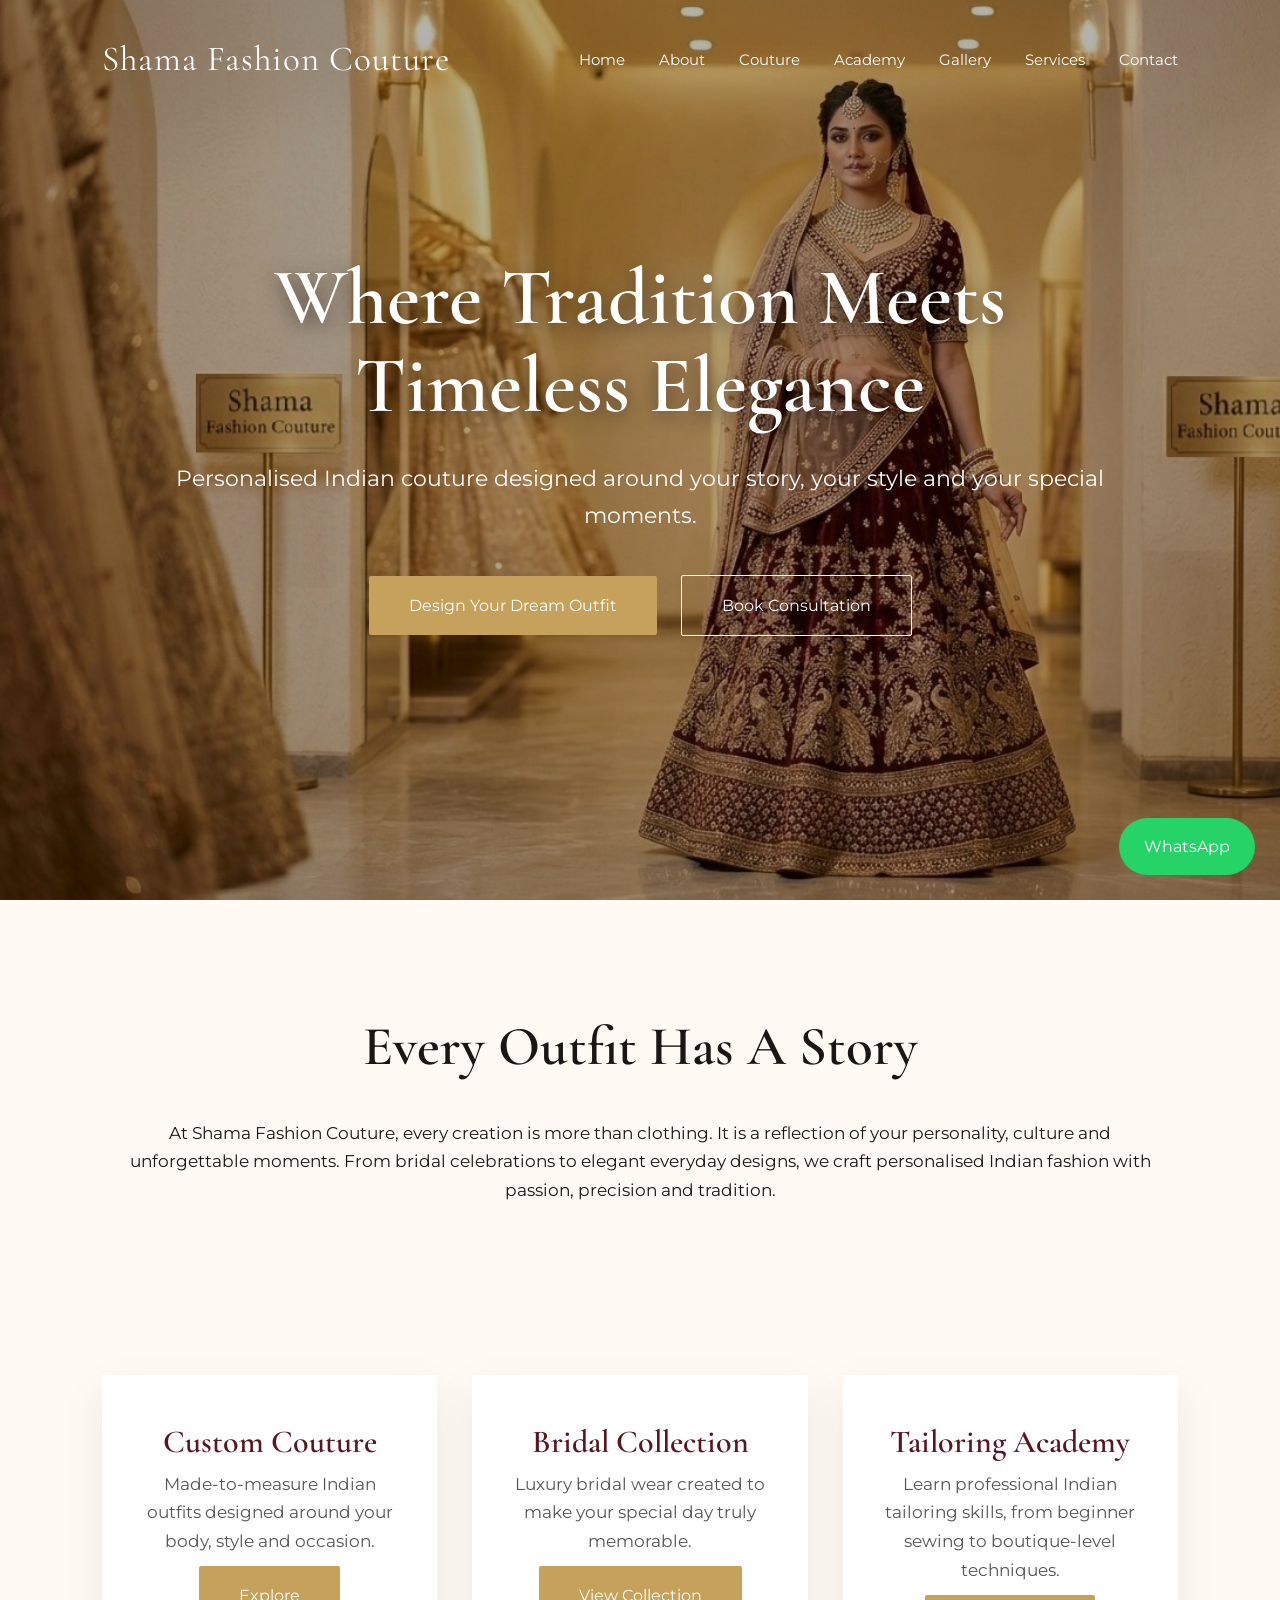
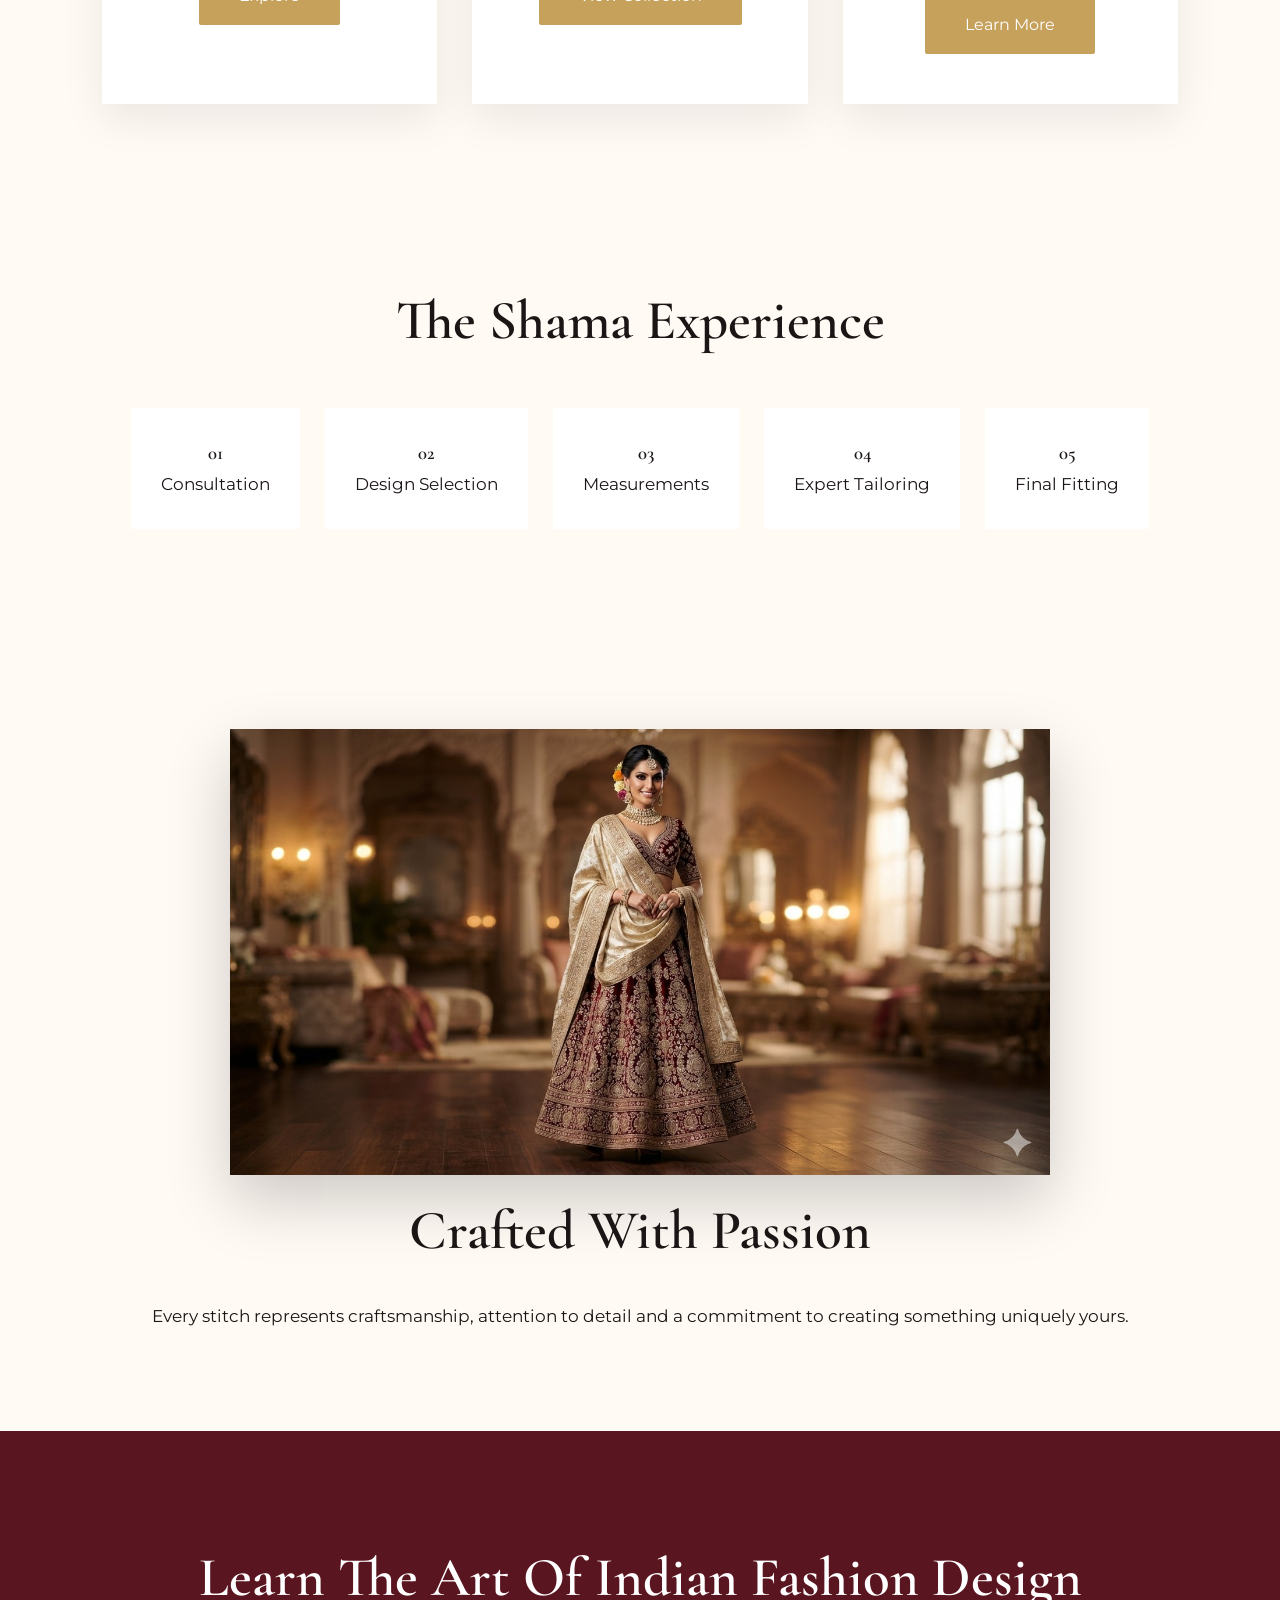
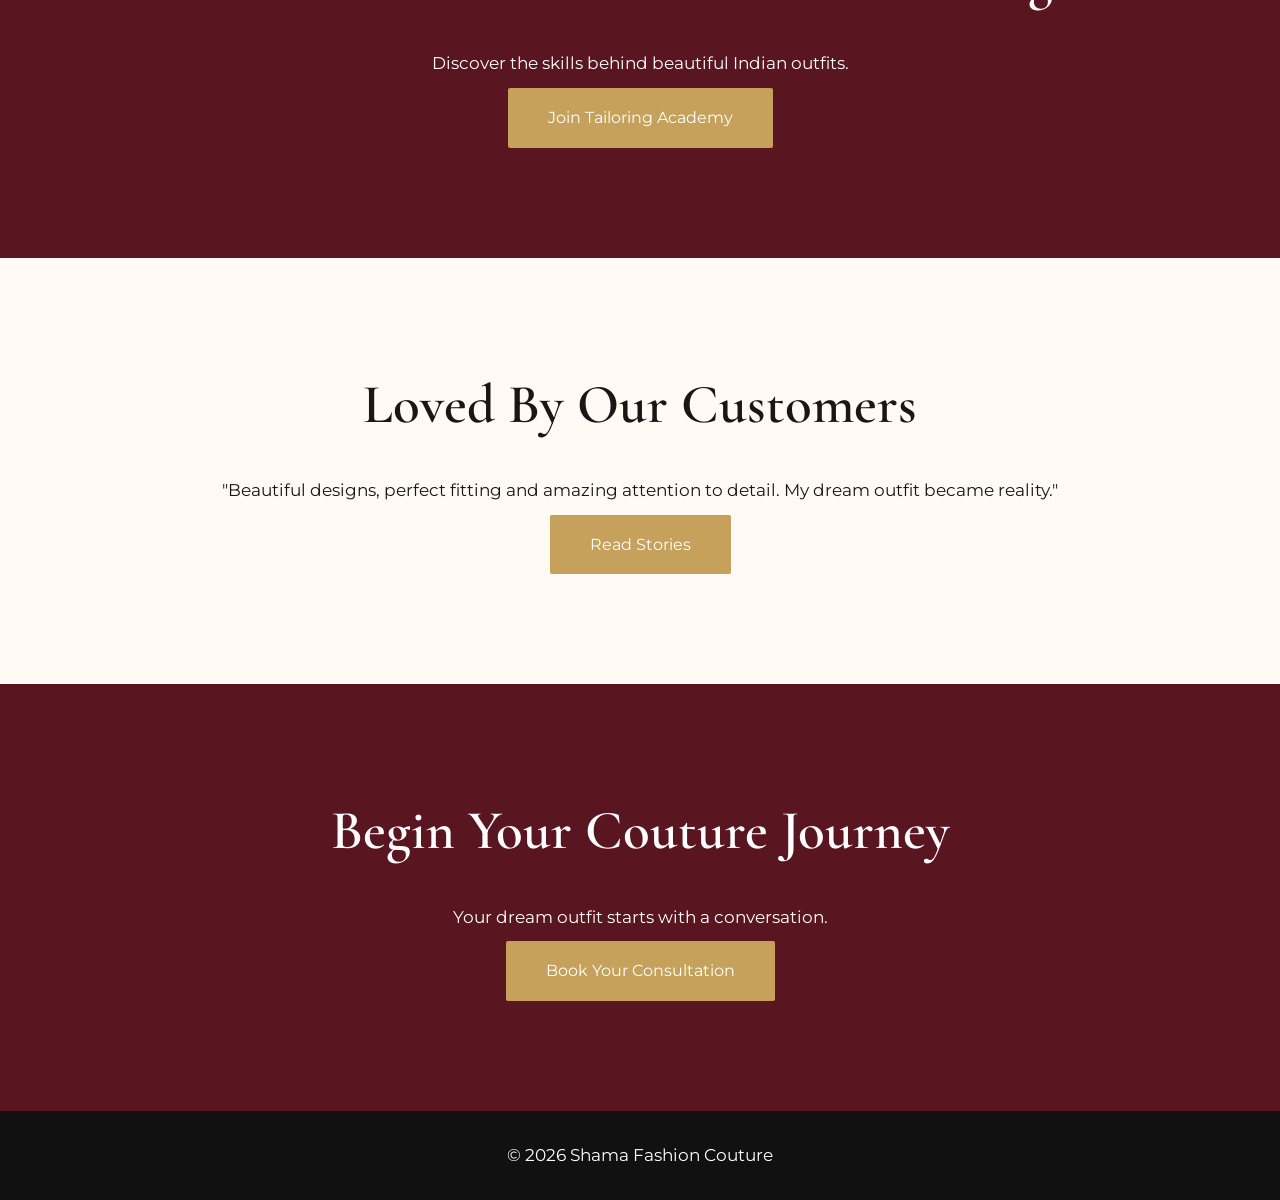
<file: index.html>
<!DOCTYPE html>
<html lang="en">

<head>

<meta charset="UTF-8">
<meta name="viewport" content="width=device-width, initial-scale=1.0">

<title>Shama Fashion Couture | Luxury Indian Couture</title>

<meta name="description" content="Shama Fashion Couture creates personalised Indian couture, bridal outfits and professional tailoring education.">

<link rel="stylesheet" href="css/style.css">

</head>


<body>


<header>

<div class="logo">
Shama Fashion Couture
</div>


<div class="menu-toggle">
☰
</div>


<nav>

<a href="index.html">Home</a>
<a href="about.html">About</a>
<a href="couture.html">Couture</a>
<a href="academy.html">Academy</a>
<a href="gallery.html">Gallery</a>
<a href="services.html">Services</a>
<a href="contact.html">Contact</a>

</nav>

</header>





<!-- HERO SECTION -->

<section class="hero"
style="background-image:url('images/hero.jpg')">


<div class="hero-content">


<h1>
Where Tradition Meets Timeless Elegance
</h1>


<p>
Personalised Indian couture designed around your story,
your style and your special moments.
</p>



<a href="couture.html" class="btn">
Design Your Dream Outfit
</a>


<a href="contact.html" class="btn secondary">
Book Consultation
</a>



</div>


</section>





<!-- BRAND STORY -->


<section class="intro">


<h2>
Every Outfit Has A Story
</h2>


<p>

At Shama Fashion Couture, every creation is more than clothing.
It is a reflection of your personality, culture and unforgettable moments.

From bridal celebrations to elegant everyday designs,
we craft personalised Indian fashion with passion,
precision and tradition.

</p>


</section>






<!-- SERVICES -->


<section class="services">


<div class="card">


<h3>
Custom Couture
</h3>


<p>

Made-to-measure Indian outfits designed around your body,
style and occasion.

</p>


<a href="couture.html" class="btn">
Explore
</a>


</div>





<div class="card">


<h3>
Bridal Collection
</h3>


<p>

Luxury bridal wear created to make your special day truly memorable.

</p>


<a href="gallery.html" class="btn">
View Collection
</a>


</div>






<div class="card">


<h3>
Tailoring Academy
</h3>


<p>

Learn professional Indian tailoring skills,
from beginner sewing to boutique-level techniques.

</p>


<a href="academy.html" class="btn">
Learn More
</a>


</div>


</section>







<!-- EXPERIENCE -->


<section class="process">


<h2>
The Shama Experience
</h2>



<div class="steps">


<div>

<h3>
01
</h3>

<p>
Consultation
</p>

</div>



<div>

<h3>
02
</h3>

<p>
Design Selection
</p>

</div>



<div>

<h3>
03
</h3>

<p>
Measurements
</p>

</div>



<div>

<h3>
04
</h3>

<p>
Expert Tailoring
</p>

</div>



<div>

<h3>
05
</h3>

<p>
Final Fitting
</p>

</div>



</div>


</section>






<!-- FEATURE IMAGE -->


<section class="intro">


<img src="images/couture.jpg"
style="width:80%;max-width:900px;">


<h2>
Crafted With Passion
</h2>


<p>

Every stitch represents craftsmanship,
attention to detail and a commitment to creating
something uniquely yours.

</p>


</section>







<!-- ACADEMY PROMOTION -->


<section class="cta">


<h2>
Learn The Art Of Indian Fashion Design
</h2>


<p>

Discover the skills behind beautiful Indian outfits.

</p>


<a href="academy.html" class="btn">
Join Tailoring Academy
</a>


</section>







<!-- TESTIMONIAL PREVIEW -->


<section class="intro">


<h2>
Loved By Our Customers
</h2>


<p>

"Beautiful designs, perfect fitting and amazing attention
to detail. My dream outfit became reality."

</p>


<a href="testimonials.html" class="btn">
Read Stories
</a>


</section>








<!-- CONTACT CTA -->


<section class="cta">


<h2>
Begin Your Couture Journey
</h2>


<p>

Your dream outfit starts with a conversation.

</p>



<a href="contact.html" class="btn">
Book Your Consultation
</a>


</section>







<footer>


<p>
© 2026 Shama Fashion Couture
</p>


</footer>





<a class="whatsapp"
href="https://wa.me/+919441347692"
target="_blank">

WhatsApp

</a>





<script src="js/script.js"></script>


</body>

</html>
</file>
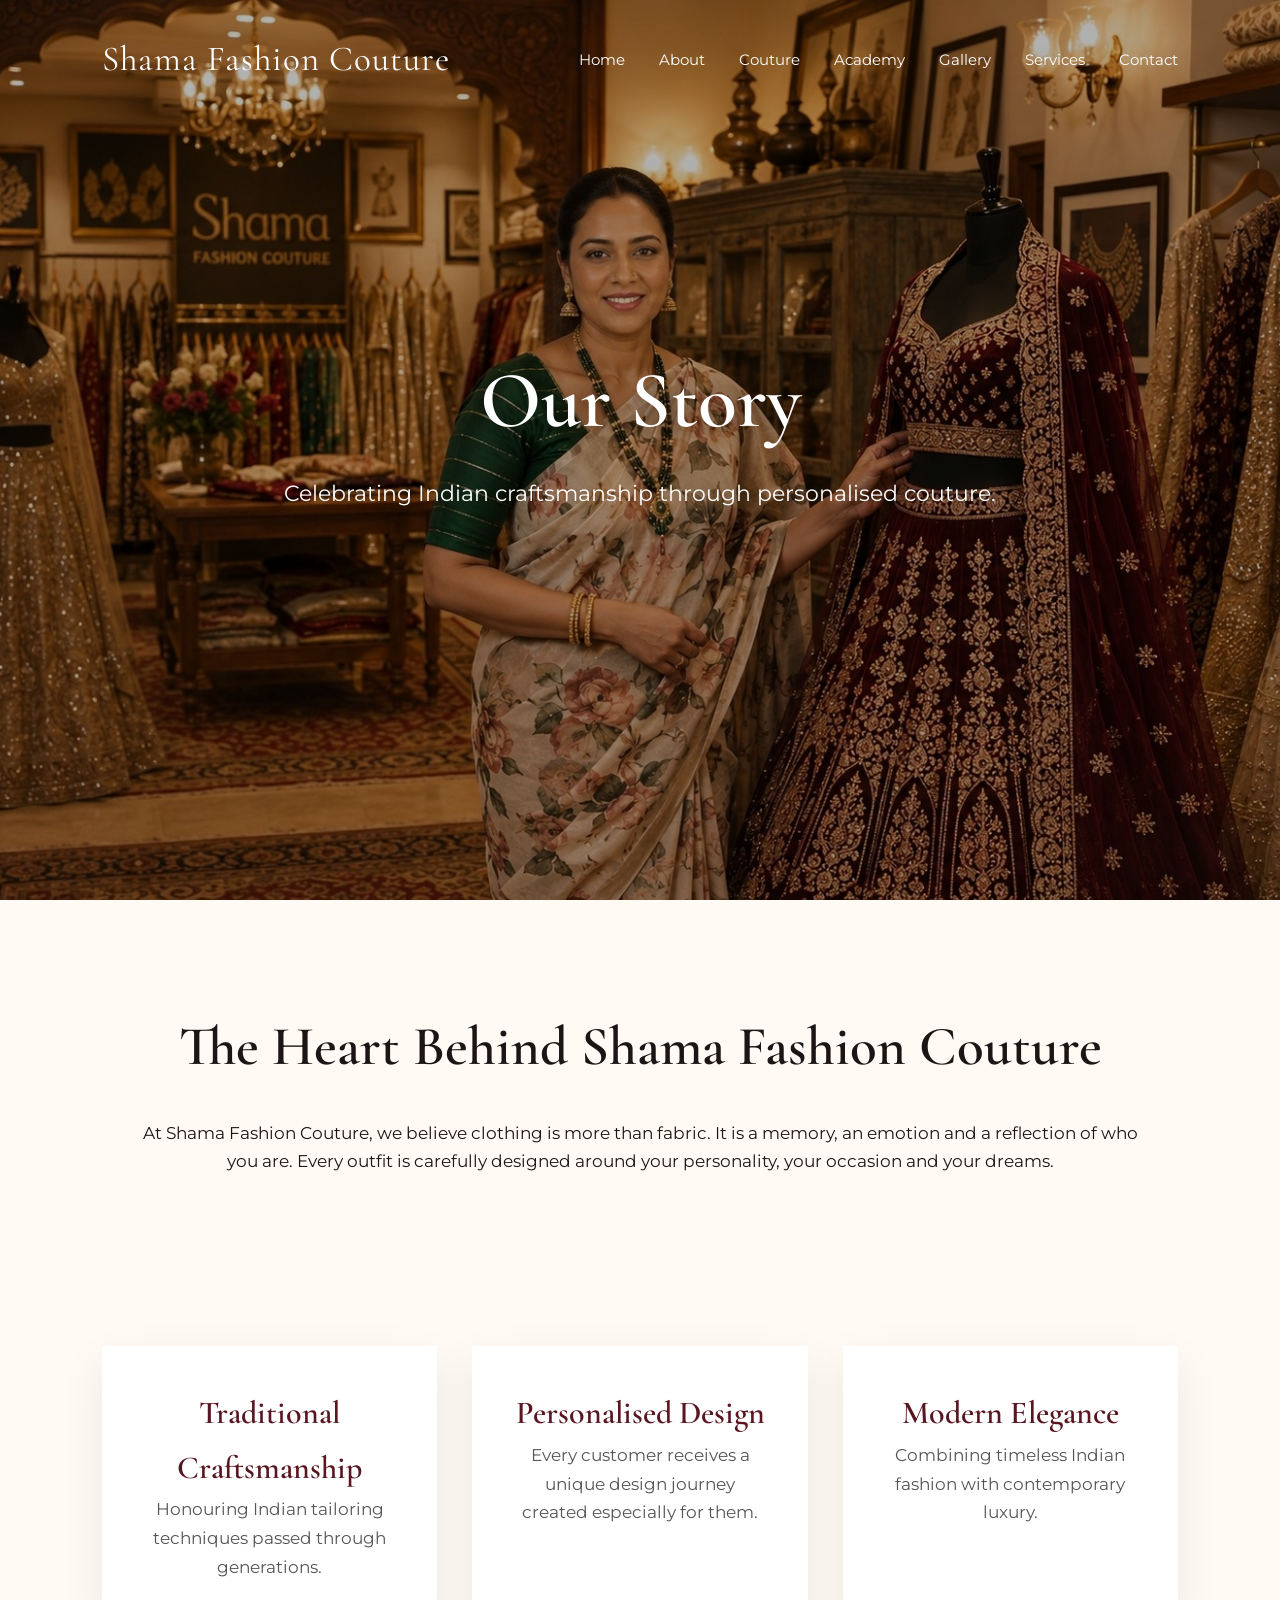
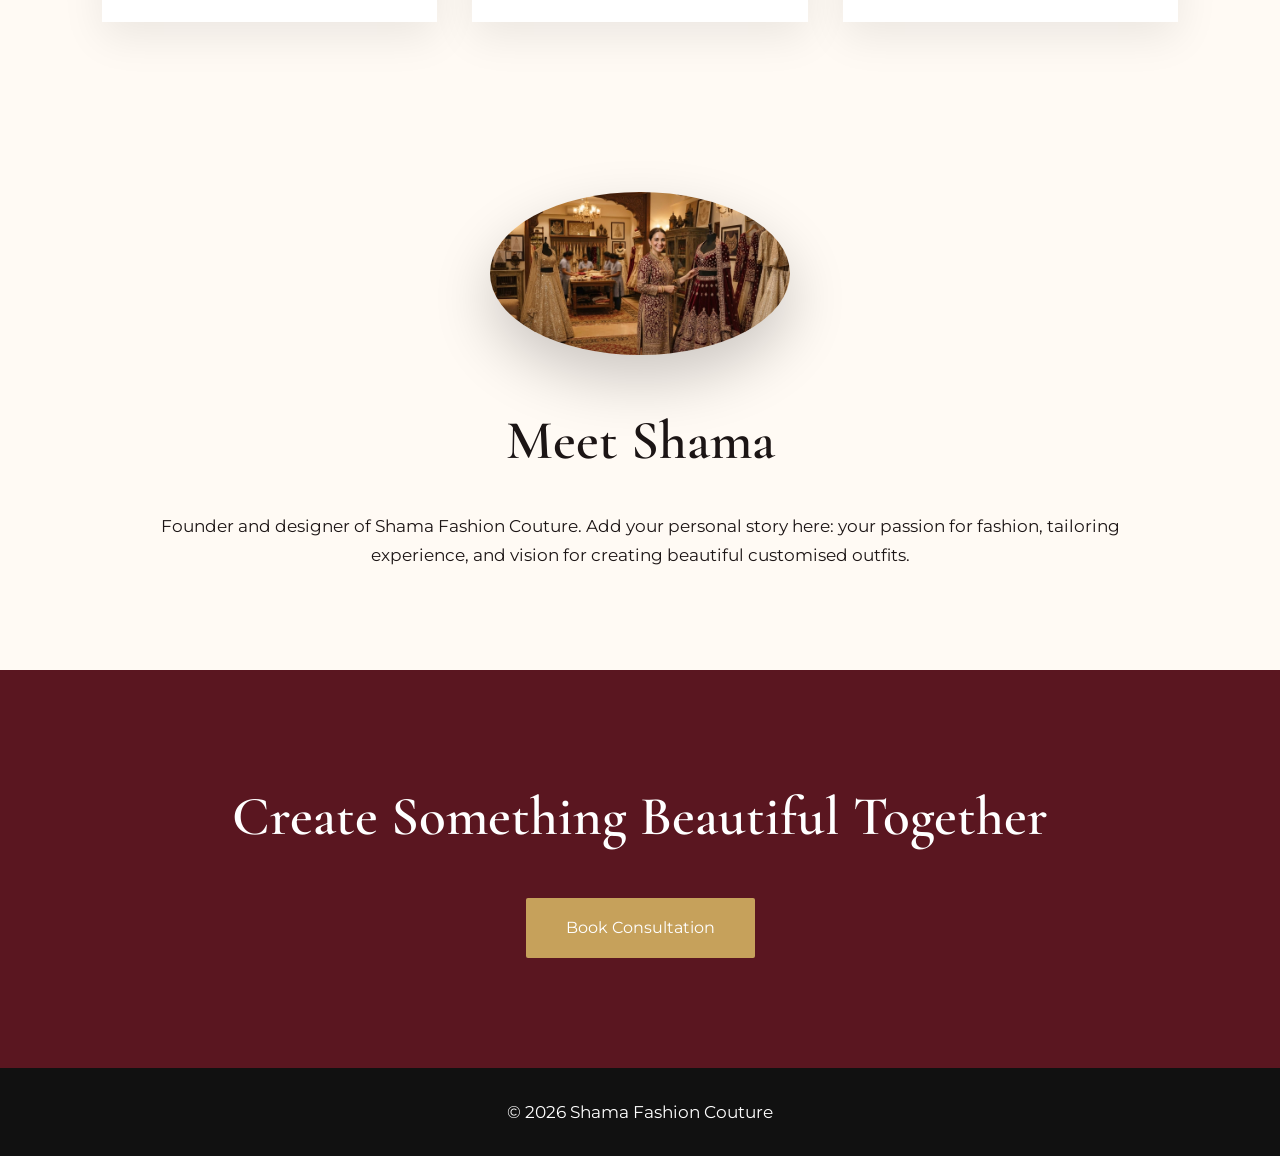
<file: about.html>
<!DOCTYPE html>
<html lang="en">

<head>

<meta charset="UTF-8">
<meta name="viewport" content="width=device-width, initial-scale=1.0">

<title>About | Shama Fashion Couture</title>

<link rel="stylesheet" href="css/style.css">

</head>


<body>


<header>

<div class="logo">
Shama Fashion Couture
</div>

<div class="menu-toggle">
☰
</div>

<nav>
<a href="index.html">Home</a>
<a href="about.html">About</a>
<a href="couture.html">Couture</a>
<a href="academy.html">Academy</a>
<a href="gallery.html">Gallery</a>
<a href="services.html">Services</a>
<a href="contact.html">Contact</a>
</nav>

</header>




<section class="hero"
style="background-image:url('images/about.jpg')">


<div class="hero-content">

<h1>
Our Story
</h1>

<p>
Celebrating Indian craftsmanship through personalised couture.
</p>

</div>

</section>





<section class="intro">

<h2>
The Heart Behind Shama Fashion Couture
</h2>


<p>

At Shama Fashion Couture, we believe clothing is more than fabric.
It is a memory, an emotion and a reflection of who you are.

Every outfit is carefully designed around your personality,
your occasion and your dreams.

</p>

</section>







<section class="services">


<div class="card">

<h3>
Traditional Craftsmanship
</h3>

<p>
Honouring Indian tailoring techniques passed through generations.
</p>

</div>



<div class="card">

<h3>
Personalised Design
</h3>

<p>
Every customer receives a unique design journey created especially for them.
</p>

</div>



<div class="card">

<h3>
Modern Elegance
</h3>

<p>
Combining timeless Indian fashion with contemporary luxury.
</p>

</div>


</section>






<section class="intro">


<img src="images/founder.jpg"
style="width:300px;border-radius:50%;margin-bottom:30px;">


<h2>
Meet Shama
</h2>


<p>

Founder and designer of Shama Fashion Couture.

Add your personal story here:
your passion for fashion, tailoring experience,
and vision for creating beautiful customised outfits.

</p>


</section>





<section class="cta">

<h2>
Create Something Beautiful Together
</h2>


<a href="contact.html" class="btn">
Book Consultation
</a>


</section>






<footer>

<p>
© 2026 Shama Fashion Couture
</p>

</footer>



<script src="js/script.js"></script>

</body>

</html>
</file>
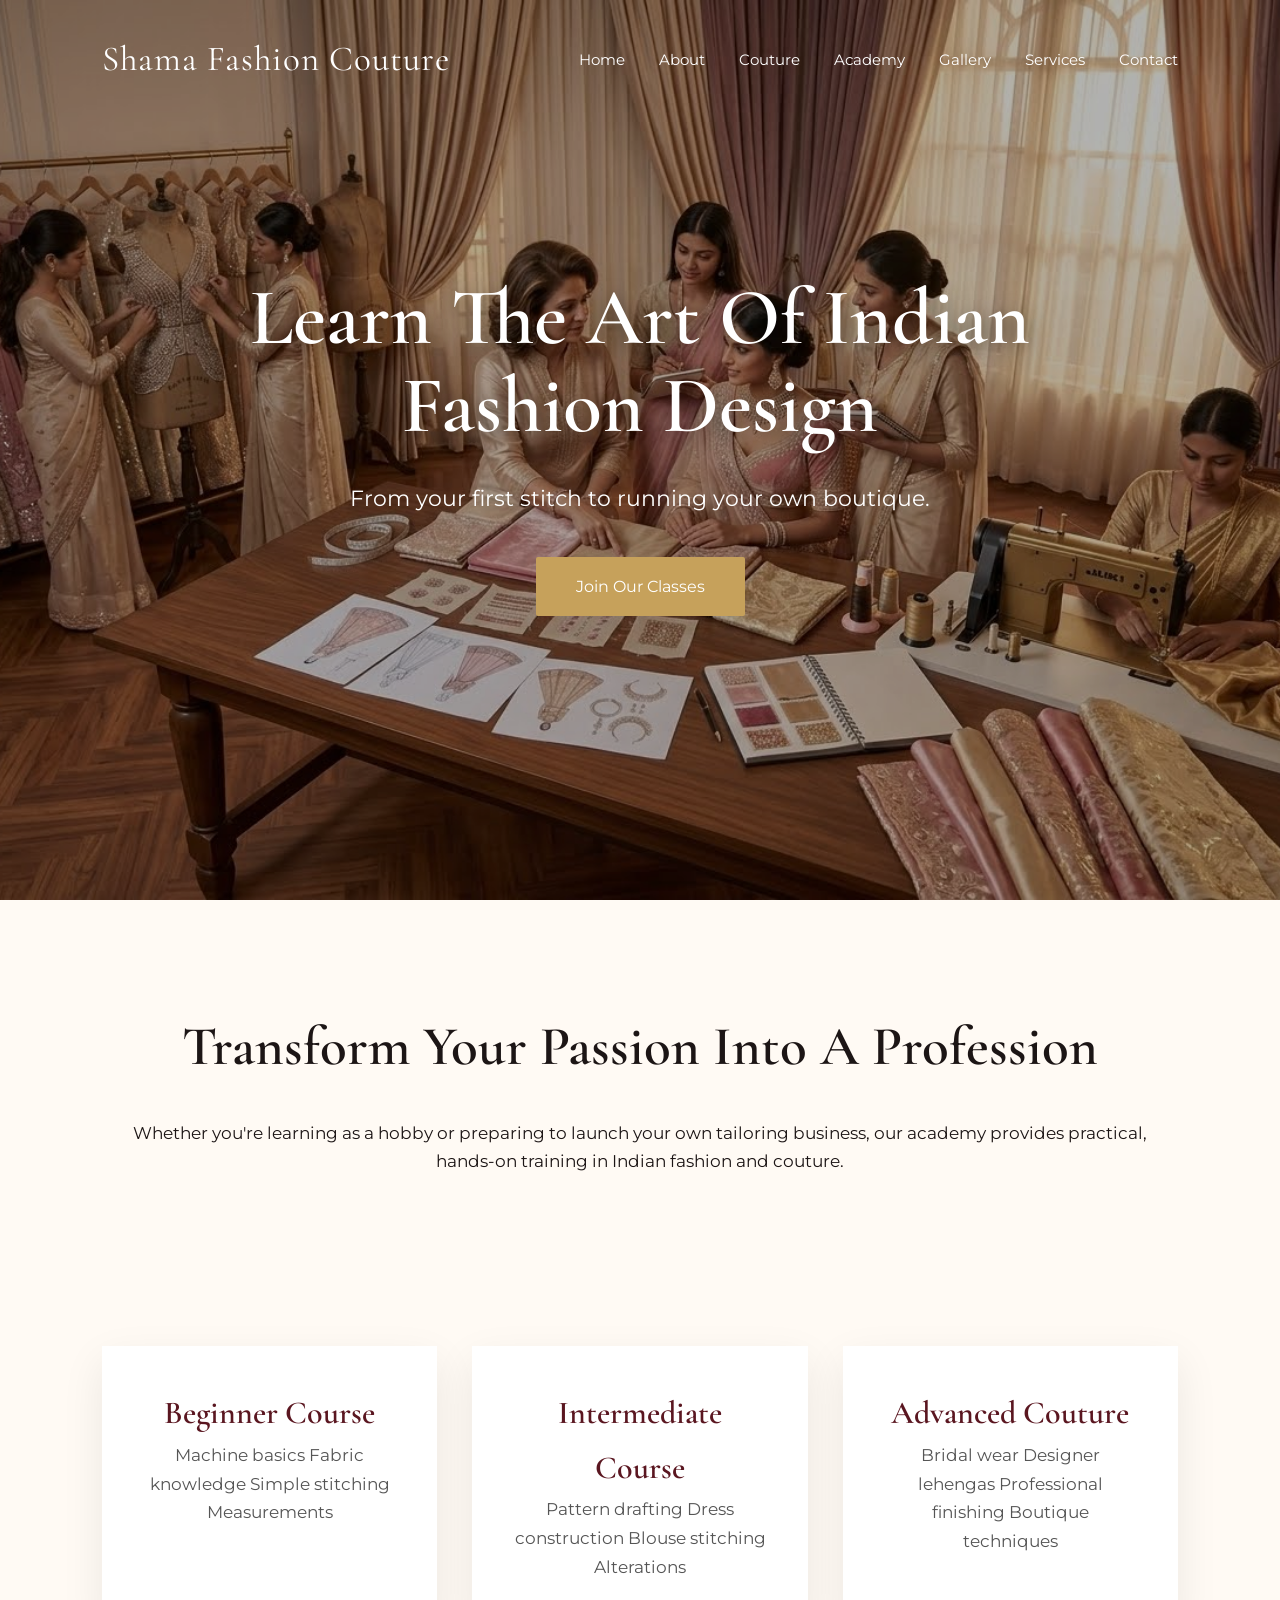
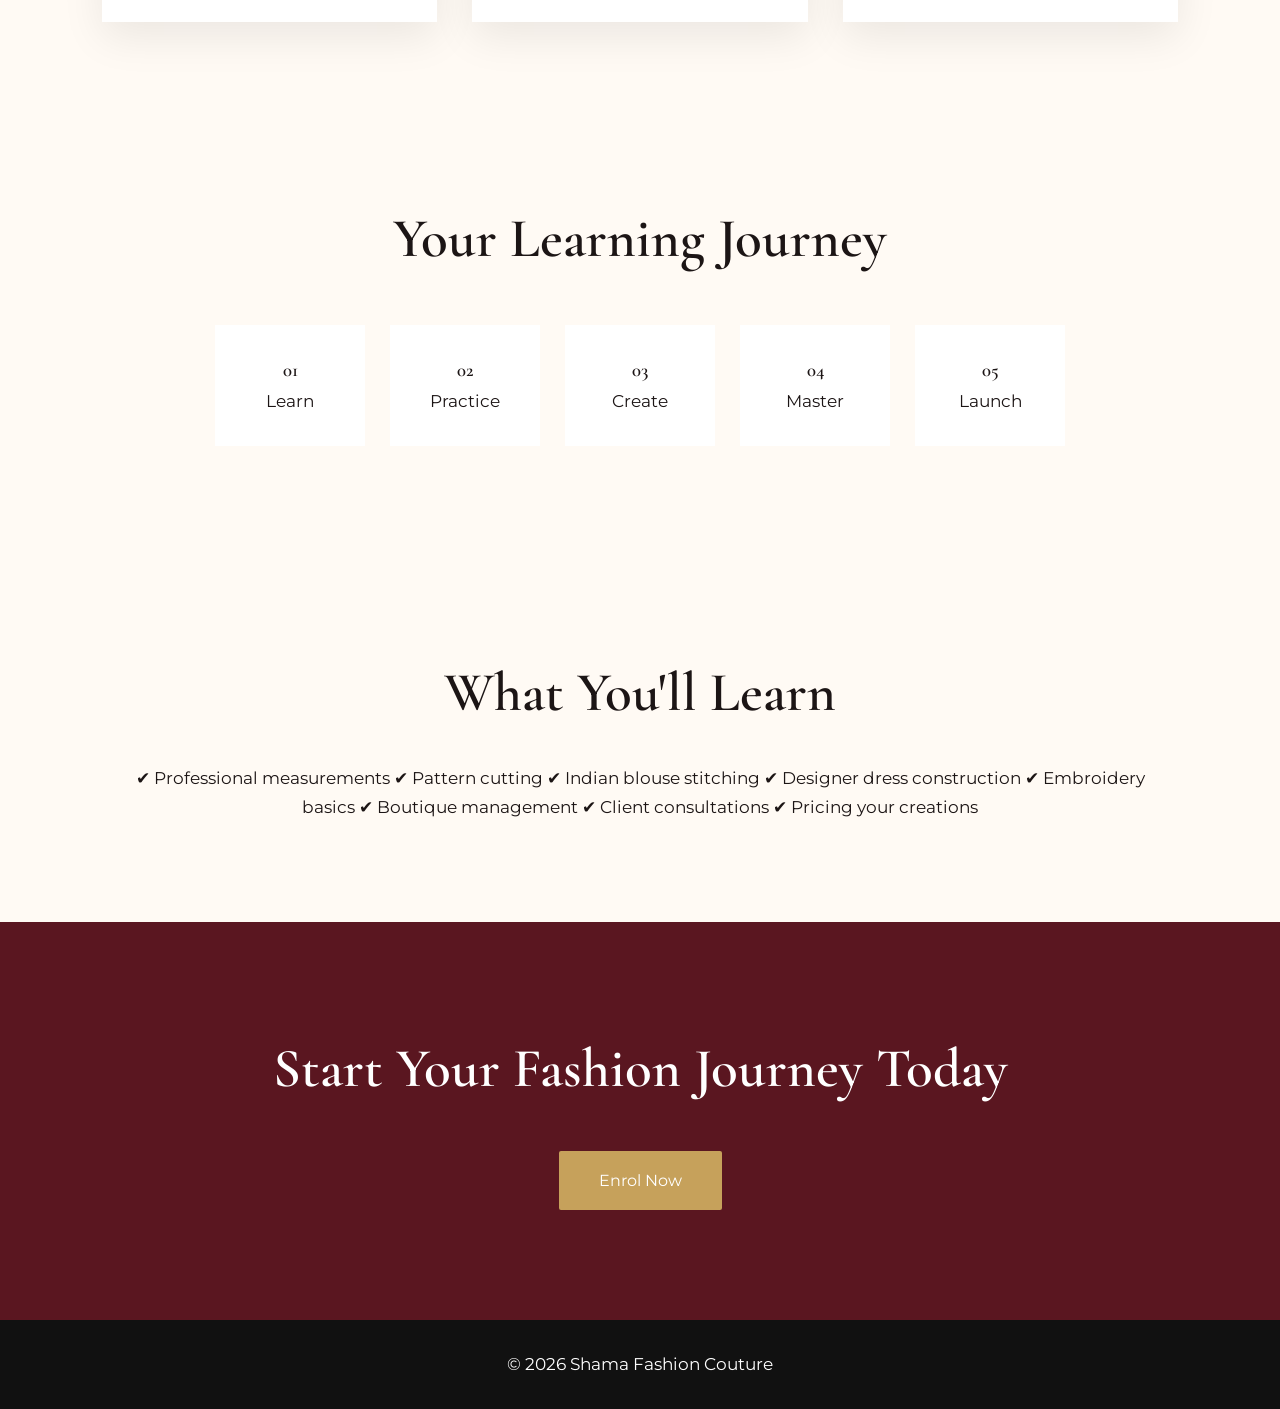
<file: academy.html>
<!DOCTYPE html>
<html lang="en">

<head>

<meta charset="UTF-8">
<meta name="viewport" content="width=device-width, initial-scale=1.0">

<title>Tailoring Academy | Shama Fashion Couture</title>

<link rel="stylesheet" href="css/style.css">

</head>

<body>

<header>

<div class="logo">
Shama Fashion Couture
</div>

<div class="menu-toggle">
☰
</div>

<nav>

<a href="index.html">Home</a>
<a href="about.html">About</a>
<a href="couture.html">Couture</a>
<a href="academy.html">Academy</a>
<a href="gallery.html">Gallery</a>
<a href="services.html">Services</a>
<a href="contact.html">Contact</a>

</nav>

</header>

<section class="hero" style="background-image:url('images/academy.jpg')">

<div class="hero-content">

<h1>
Learn The Art Of Indian Fashion Design
</h1>

<p>

From your first stitch to running your own boutique.

</p>

<a href="contact.html" class="btn">
Join Our Classes
</a>

</div>

</section>

<section class="intro">

<h2>
Transform Your Passion Into A Profession
</h2>

<p>

Whether you're learning as a hobby or preparing to launch
your own tailoring business, our academy provides practical,
hands-on training in Indian fashion and couture.

</p>

</section>

<section class="services">

<div class="card">

<h3>
Beginner Course
</h3>

<p>

Machine basics

Fabric knowledge

Simple stitching

Measurements

</p>

</div>

<div class="card">

<h3>
Intermediate Course
</h3>

<p>

Pattern drafting

Dress construction

Blouse stitching

Alterations

</p>

</div>

<div class="card">

<h3>
Advanced Couture
</h3>

<p>

Bridal wear

Designer lehengas

Professional finishing

Boutique techniques

</p>

</div>

</section>

<section class="process">

<h2>
Your Learning Journey
</h2>

<div class="steps">

<div>

<h3>01</h3>

<p>Learn</p>

</div>

<div>

<h3>02</h3>

<p>Practice</p>

</div>

<div>

<h3>03</h3>

<p>Create</p>

</div>

<div>

<h3>04</h3>

<p>Master</p>

</div>

<div>

<h3>05</h3>

<p>Launch</p>

</div>

</div>

</section>

<section class="intro">

<h2>
What You'll Learn
</h2>

<p>

✔ Professional measurements

✔ Pattern cutting

✔ Indian blouse stitching

✔ Designer dress construction

✔ Embroidery basics

✔ Boutique management

✔ Client consultations

✔ Pricing your creations

</p>

</section>

<section class="cta">

<h2>
Start Your Fashion Journey Today
</h2>

<a href="contact.html" class="btn">
Enrol Now
</a>

</section>

<footer>

<p>
© 2026 Shama Fashion Couture
</p>

</footer>

<script src="js/script.js"></script>

</body>

</html>
</file>
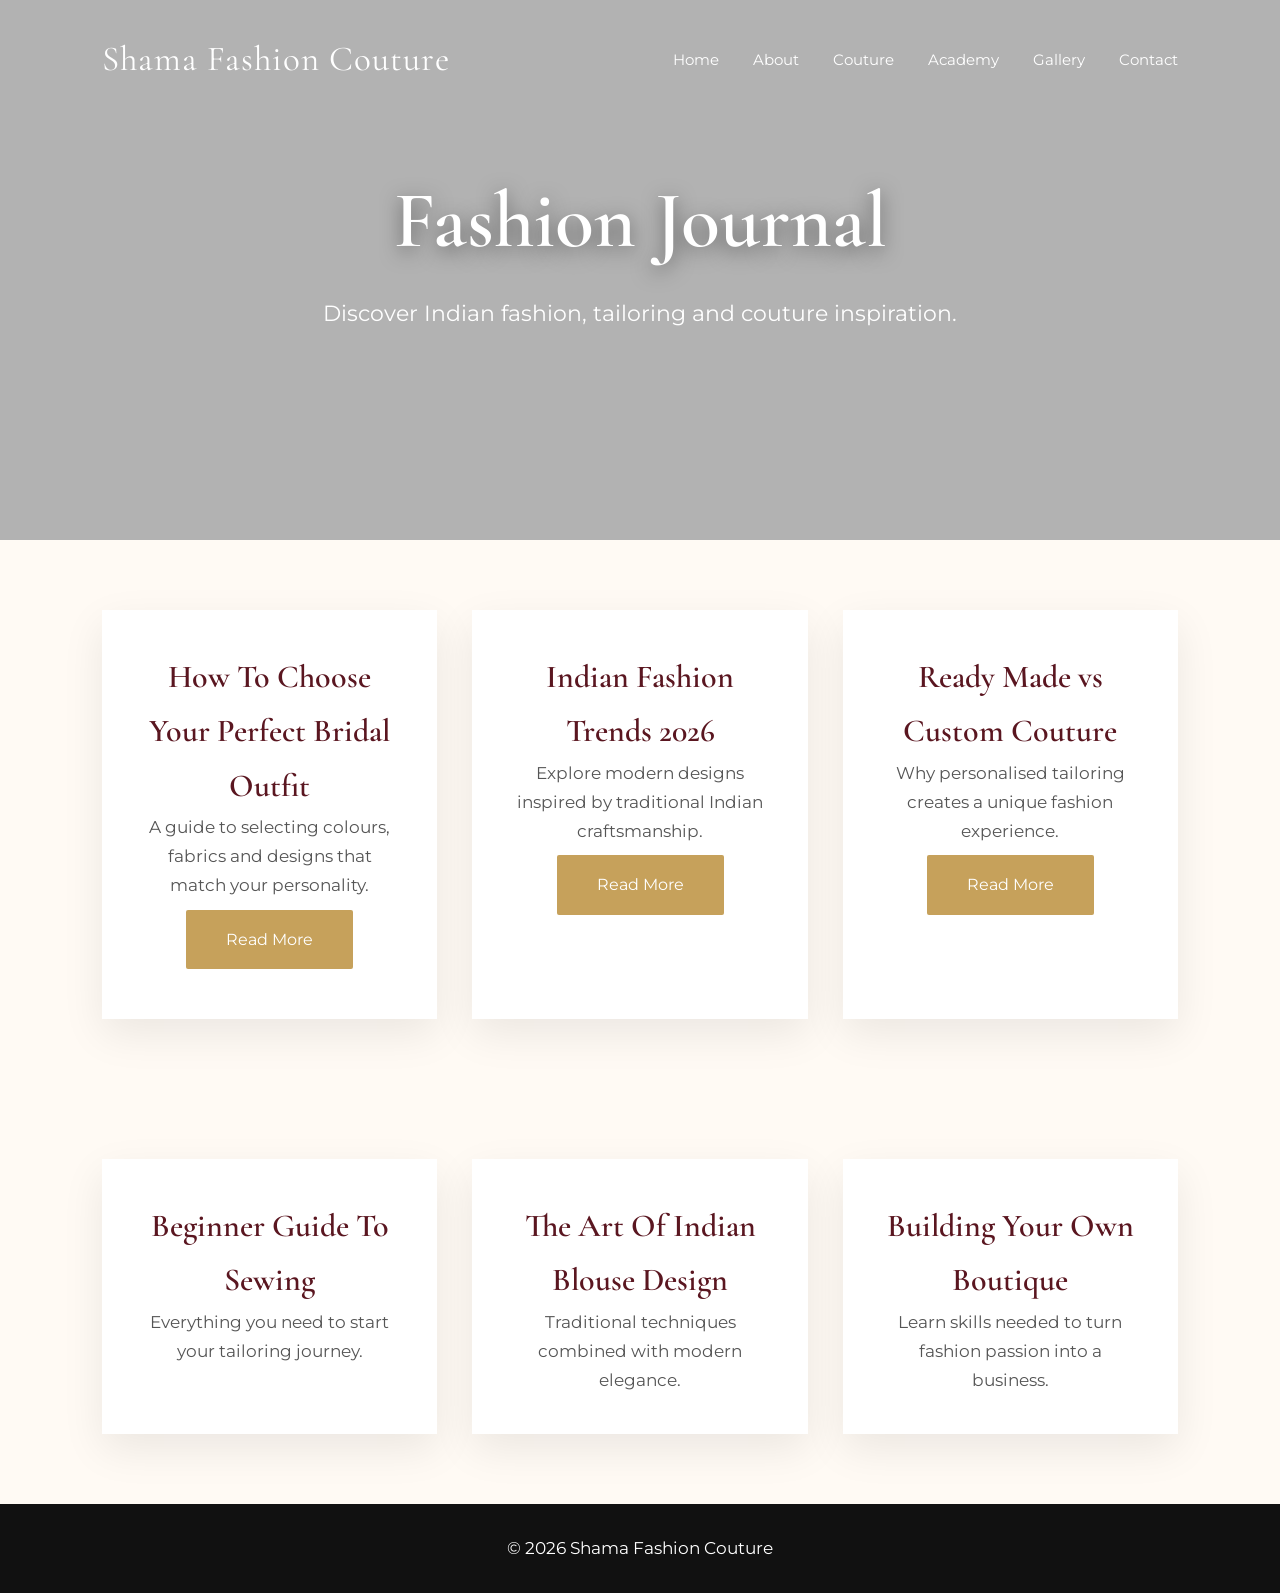
<file: blog.html>
<!DOCTYPE html>
<html lang="en">


<head>

<meta charset="UTF-8">
<meta name="viewport" content="width=device-width, initial-scale=1.0">

<title>Fashion Blog | Shama Fashion Couture</title>

<link rel="stylesheet" href="css/style.css">

</head>



<body>



<header>

<div class="logo">
Shama Fashion Couture
</div>


<nav>

<a href="index.html">Home</a>
<a href="about.html">About</a>
<a href="couture.html">Couture</a>
<a href="academy.html">Academy</a>
<a href="gallery.html">Gallery</a>
<a href="contact.html">Contact</a>

</nav>

</header>





<section class="hero"
style="height:60vh;background-image:url('images/blog.jpg')">


<div class="hero-content">

<h1>
Fashion Journal
</h1>

<p>
Discover Indian fashion, tailoring and couture inspiration.
</p>


</div>

</section>







<section class="services">


<div class="card">

<h3>
How To Choose Your Perfect Bridal Outfit
</h3>

<p>
A guide to selecting colours, fabrics and designs that match your personality.
</p>


<a href="#" class="btn">
Read More
</a>

</div>





<div class="card">

<h3>
Indian Fashion Trends 2026
</h3>

<p>
Explore modern designs inspired by traditional Indian craftsmanship.
</p>


<a href="#" class="btn">
Read More
</a>

</div>





<div class="card">

<h3>
Ready Made vs Custom Couture
</h3>

<p>
Why personalised tailoring creates a unique fashion experience.
</p>


<a href="#" class="btn">
Read More
</a>

</div>



</section>







<section class="services">


<div class="card">

<h3>
Beginner Guide To Sewing
</h3>

<p>
Everything you need to start your tailoring journey.
</p>

</div>



<div class="card">

<h3>
The Art Of Indian Blouse Design
</h3>

<p>
Traditional techniques combined with modern elegance.
</p>

</div>




<div class="card">

<h3>
Building Your Own Boutique
</h3>

<p>
Learn skills needed to turn fashion passion into a business.
</p>

</div>


</section>







<footer>

<p>
© 2026 Shama Fashion Couture
</p>

</footer>



</body>

</html>
</file>
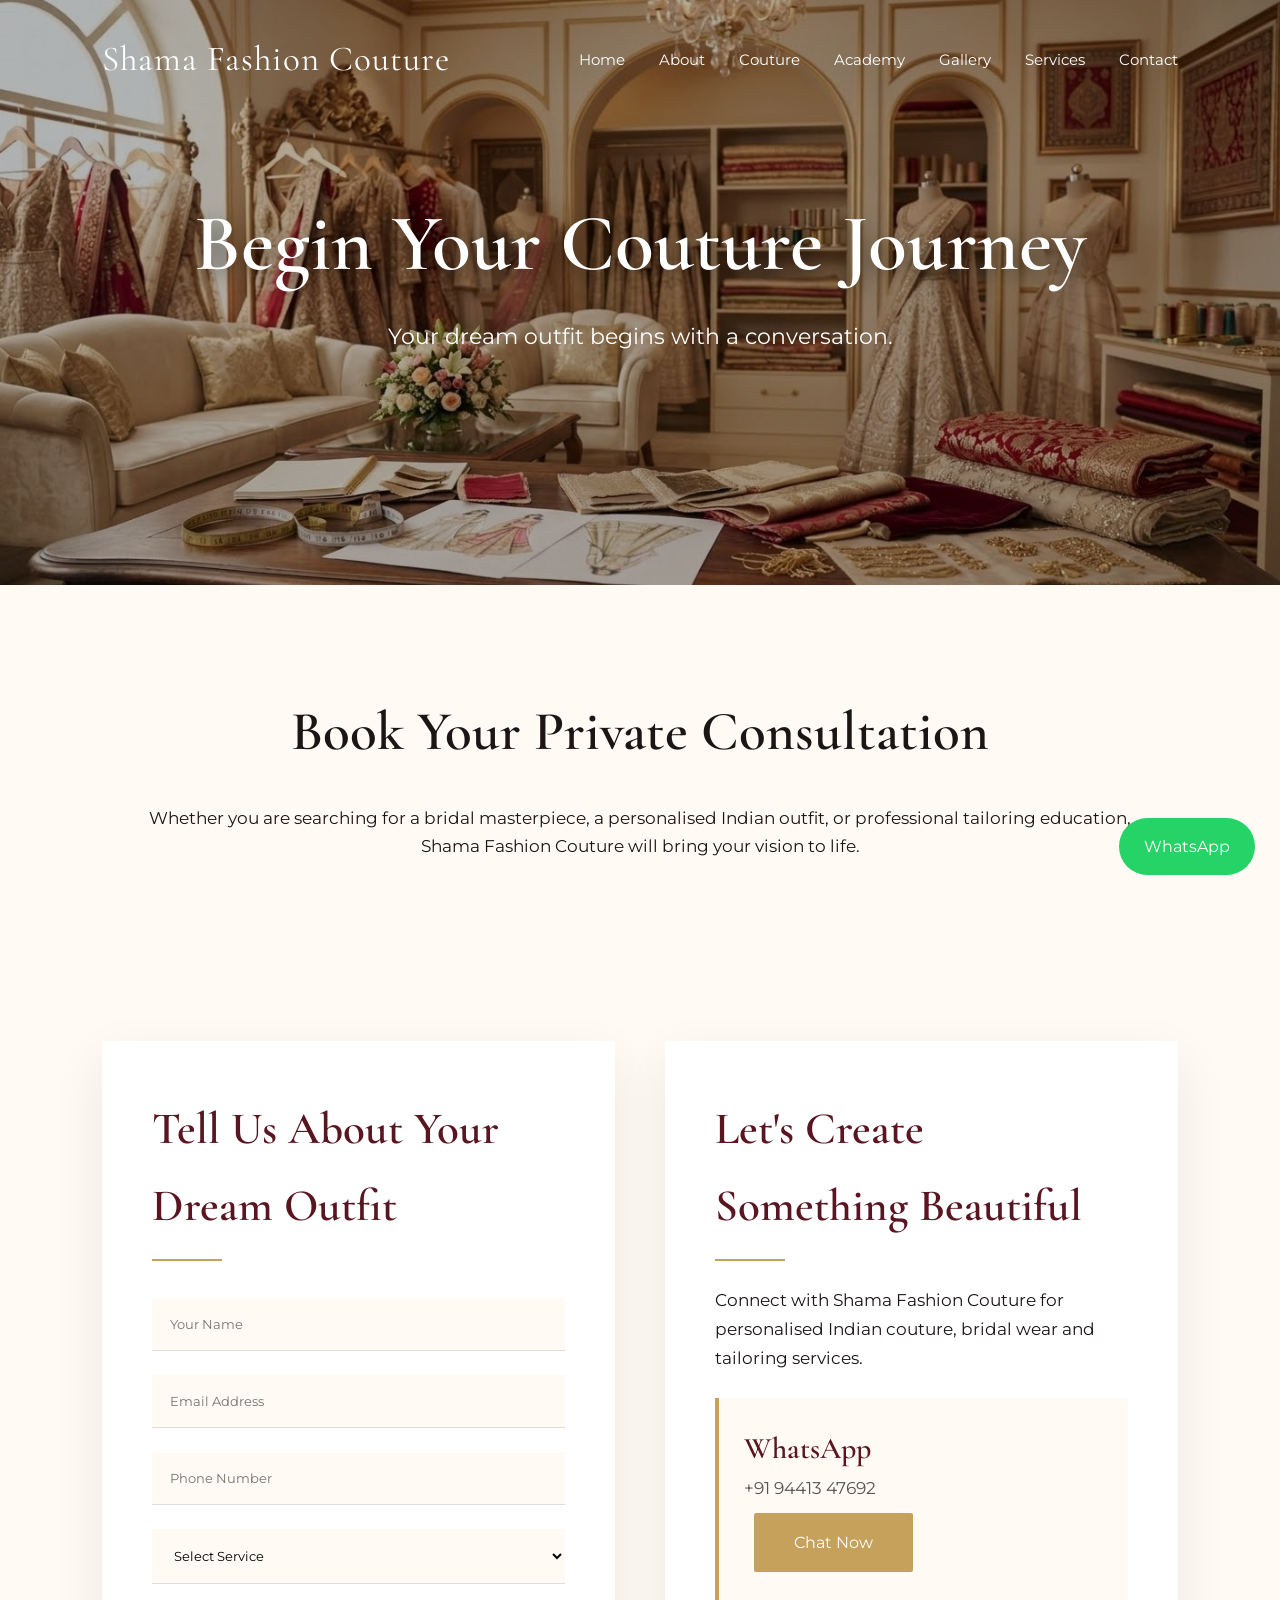
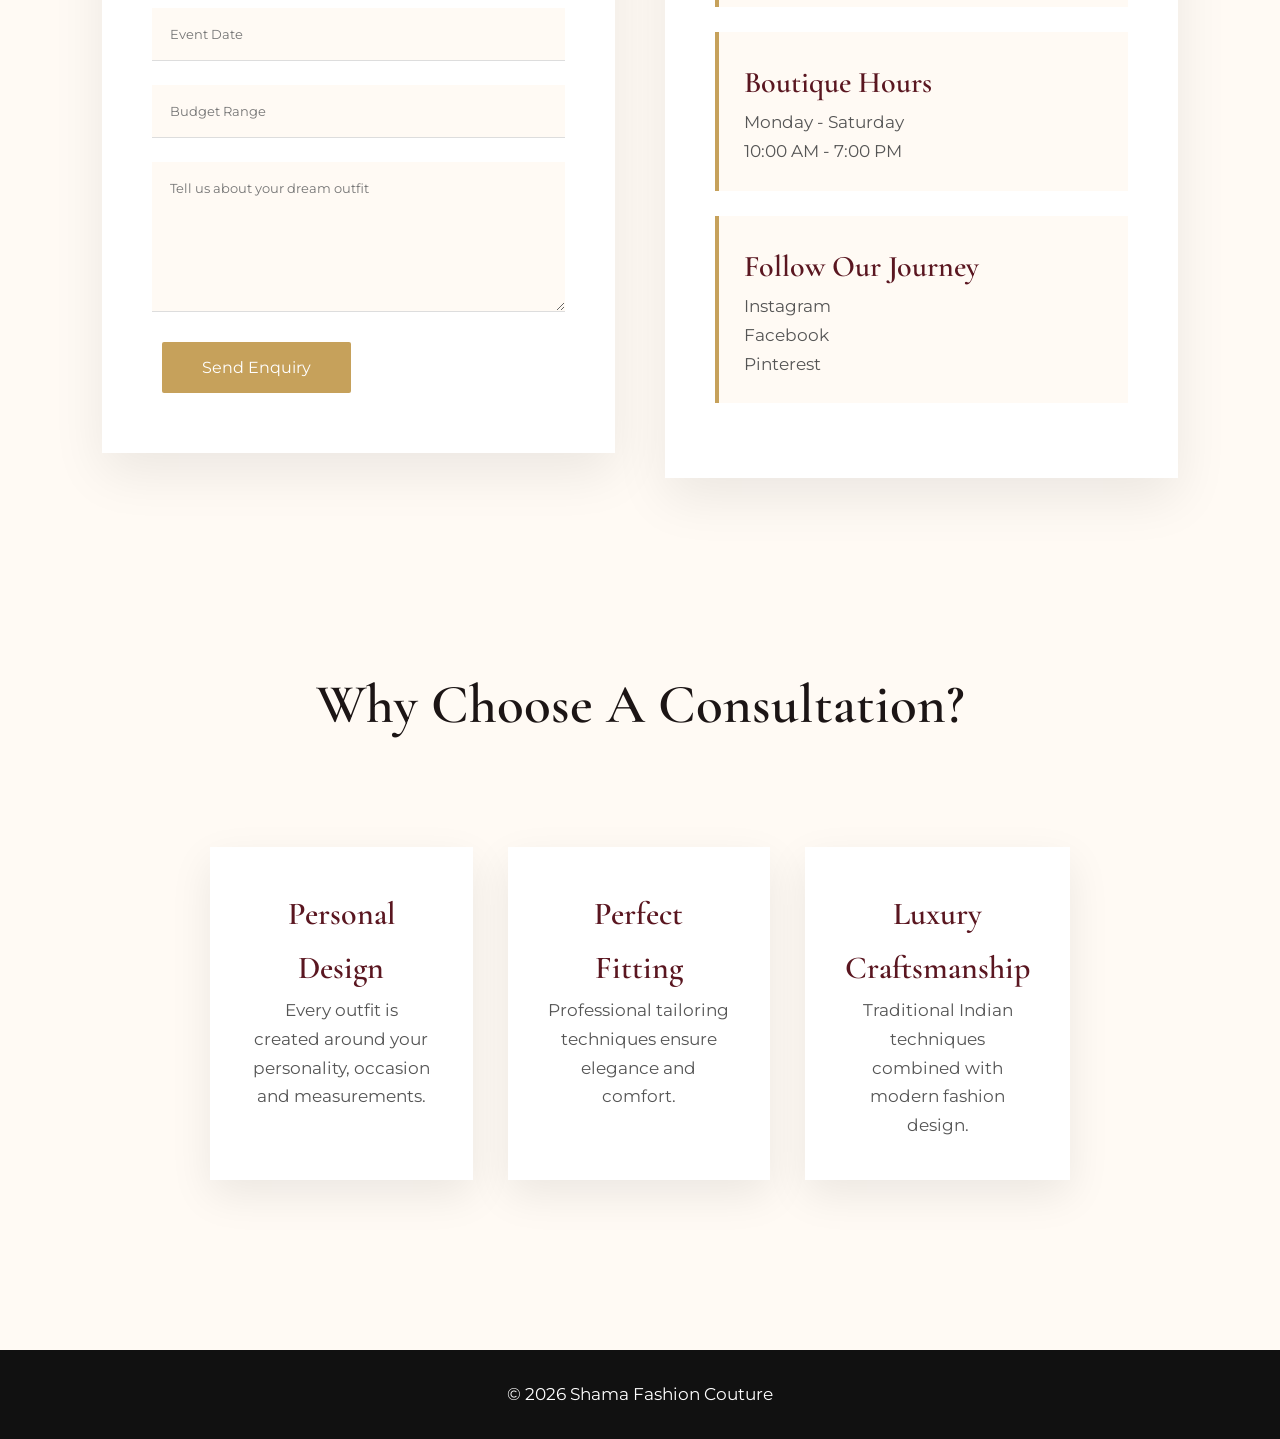
<file: contact.html>
<!DOCTYPE html>
<html lang="en">

<head>

<meta charset="UTF-8">
<meta name="viewport" content="width=device-width, initial-scale=1.0">

<title>Contact | Shama Fashion Couture</title>

<link rel="stylesheet" href="css/style.css">

</head>


<body>


<header>

<div class="logo">
Shama Fashion Couture
</div>


<div class="menu-toggle">
☰
</div>


<nav>

<a href="index.html">Home</a>
<a href="about.html">About</a>
<a href="couture.html">Couture</a>
<a href="academy.html">Academy</a>
<a href="gallery.html">Gallery</a>
<a href="services.html">Services</a>
<a href="contact.html">Contact</a>

</nav>

</header>





<!-- HERO -->

<section class="hero"
style="height:65vh;background-image:url('images/contact.jpg');">


<div class="hero-content">


<h1>
Begin Your Couture Journey
</h1>


<p>
Your dream outfit begins with a conversation.
</p>


</div>

</section>







<!-- INTRO -->


<section class="intro">


<h2>
Book Your Private Consultation
</h2>


<p>

Whether you are searching for a bridal masterpiece,
a personalised Indian outfit, or professional tailoring
education, Shama Fashion Couture will bring your vision to life.

</p>


</section>







<!-- CONTACT AREA -->


<section class="contact-container">



<div class="contact-form-box">


<h2>
Tell Us About Your Dream Outfit
</h2>



<form id="whatsappForm">



<input 
type="text" 
id="name"
placeholder="Your Name"
required>



<input 
type="email"
id="email"
placeholder="Email Address"
required>



<input 
type="tel"
id="phone"
placeholder="Phone Number"
required>




<select id="service">


<option value="">
Select Service
</option>


<option>
Bridal Couture
</option>


<option>
Custom Couture
</option>


<option>
Wedding Collection
</option>


<option>
Tailoring Classes
</option>


<option>
Alterations
</option>


</select>





<input
type="text"
id="event"
placeholder="Event Date">





<input
type="text"
id="budget"
placeholder="Budget Range">






<textarea
id="message"
placeholder="Tell us about your dream outfit">
</textarea>




<button type="submit" class="btn">

Send Enquiry

</button>



</form>


</div>





<div class="contact-details-box">



<h2>
Let's Create Something Beautiful
</h2>



<p>

Connect with Shama Fashion Couture for personalised
Indian couture, bridal wear and tailoring services.

</p>





<div class="contact-card">


<h3>
WhatsApp
</h3>


<p>
+91 94413 47692
</p>


<a 
href="https://wa.me/919441347692"
target="_blank"
class="btn">

Chat Now

</a>


</div>






<div class="contact-card">


<h3>
Boutique Hours
</h3>


<p>

Monday - Saturday<br>
10:00 AM - 7:00 PM

</p>


</div>







<div class="contact-card">


<h3>
Follow Our Journey
</h3>


<p>

Instagram<br>
Facebook<br>
Pinterest

</p>


</div>



</div>



</section>







<!-- WHY CONSULTATION -->


<section class="intro">


<h2>
Why Choose A Consultation?
</h2>



<div class="services">


<div class="card">

<h3>
Personal Design
</h3>

<p>
Every outfit is created around your personality,
occasion and measurements.
</p>

</div>



<div class="card">

<h3>
Perfect Fitting
</h3>

<p>
Professional tailoring techniques ensure elegance
and comfort.
</p>

</div>




<div class="card">

<h3>
Luxury Craftsmanship
</h3>

<p>
Traditional Indian techniques combined with modern
fashion design.
</p>

</div>


</div>


</section>







<!-- FOOTER -->


<footer>


<p>
© 2026 Shama Fashion Couture
</p>


</footer>







<!-- FLOATING WHATSAPP -->


<a class="whatsapp"
href="https://wa.me/919441347692"
target="_blank">

WhatsApp

</a>







<script>


document
.getElementById("whatsappForm")
.addEventListener("submit", function(event){


event.preventDefault();



let name =
document.getElementById("name").value;


let email =
document.getElementById("email").value;


let phone =
document.getElementById("phone").value;


let service =
document.getElementById("service").value;


let eventDate =
document.getElementById("event").value;


let budget =
document.getElementById("budget").value;


let message =
document.getElementById("message").value;




let whatsappMessage =

`Hello Shama Fashion Couture,

I would like to enquire about my outfit.

Name:
${name}

Email:
${email}

Phone:
${phone}

Service:
${service}

Event Date:
${eventDate}

Budget:
${budget}

Message:
${message}`;




let whatsappURL =

"https://wa.me/919441347692?text="
+
encodeURIComponent(whatsappMessage);



window.open(
whatsappURL,
"_blank"
);



});


</script>





</body>

</html>
</file>
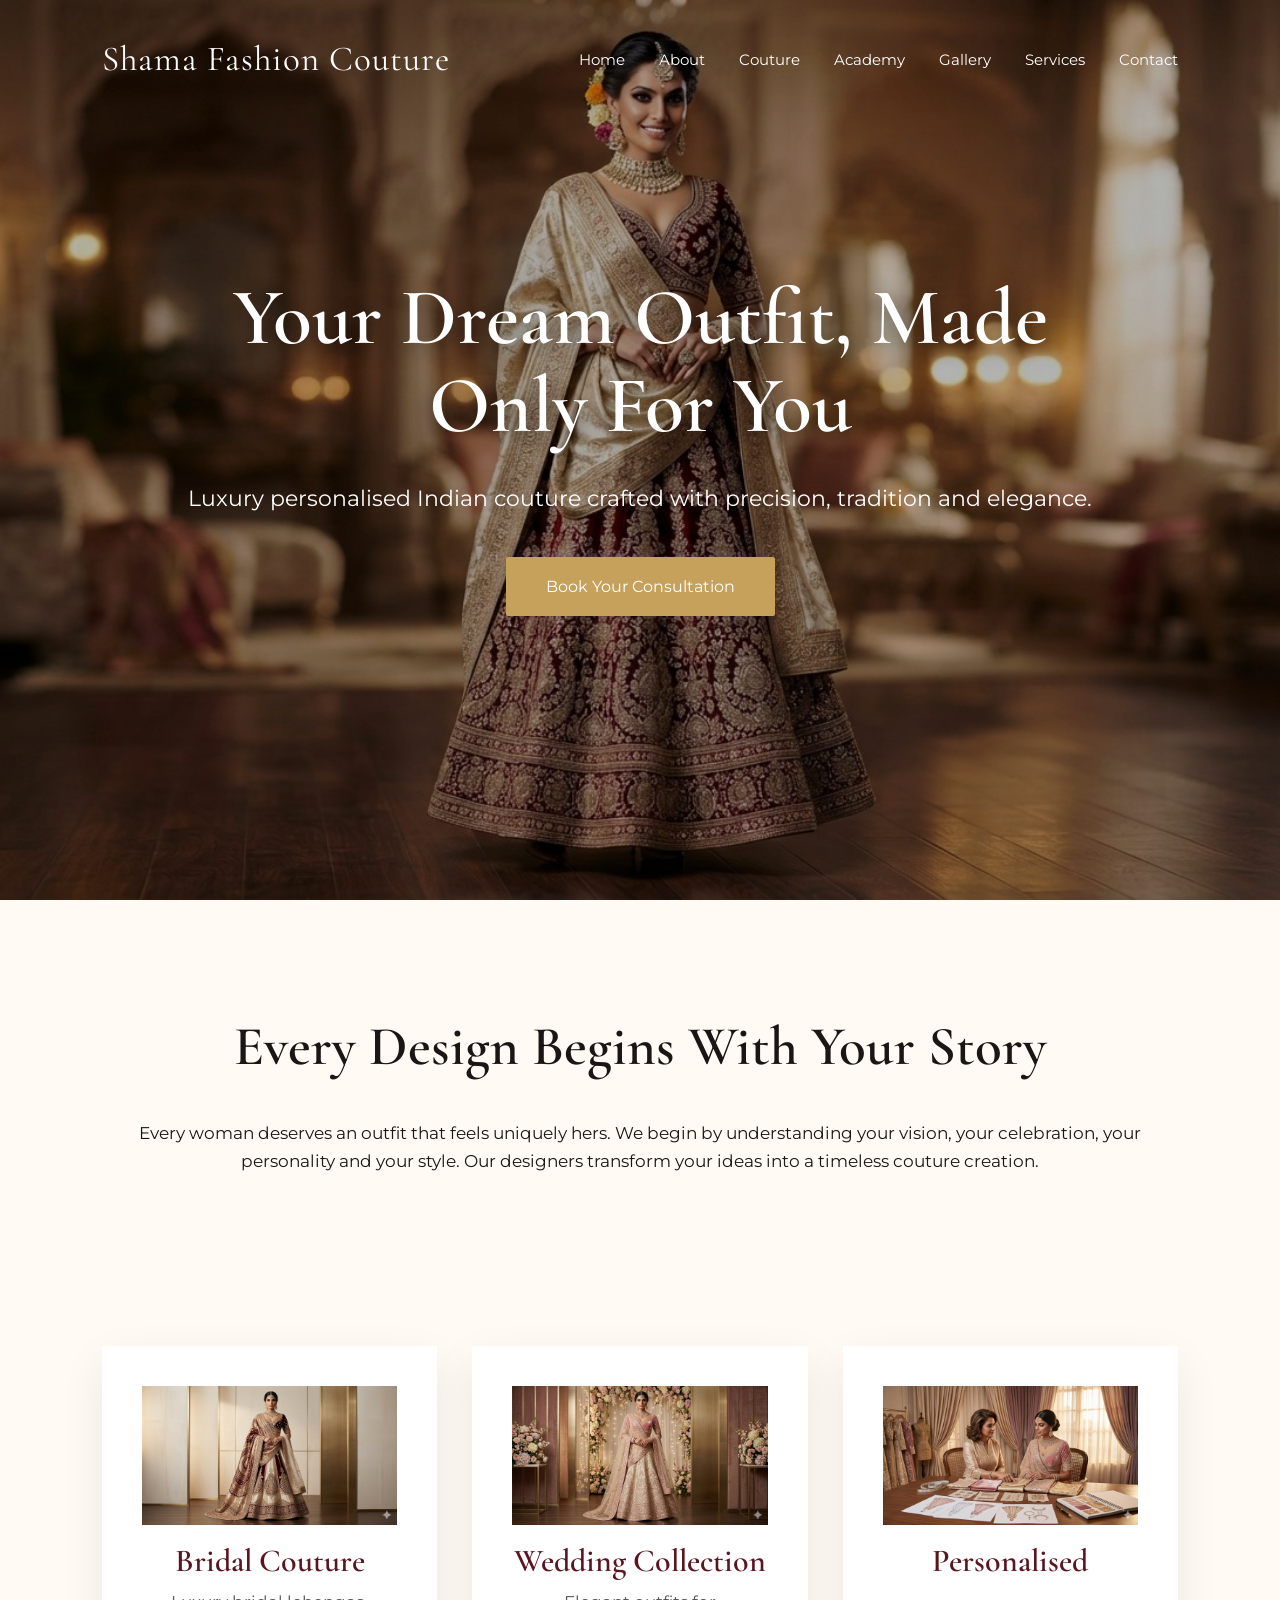
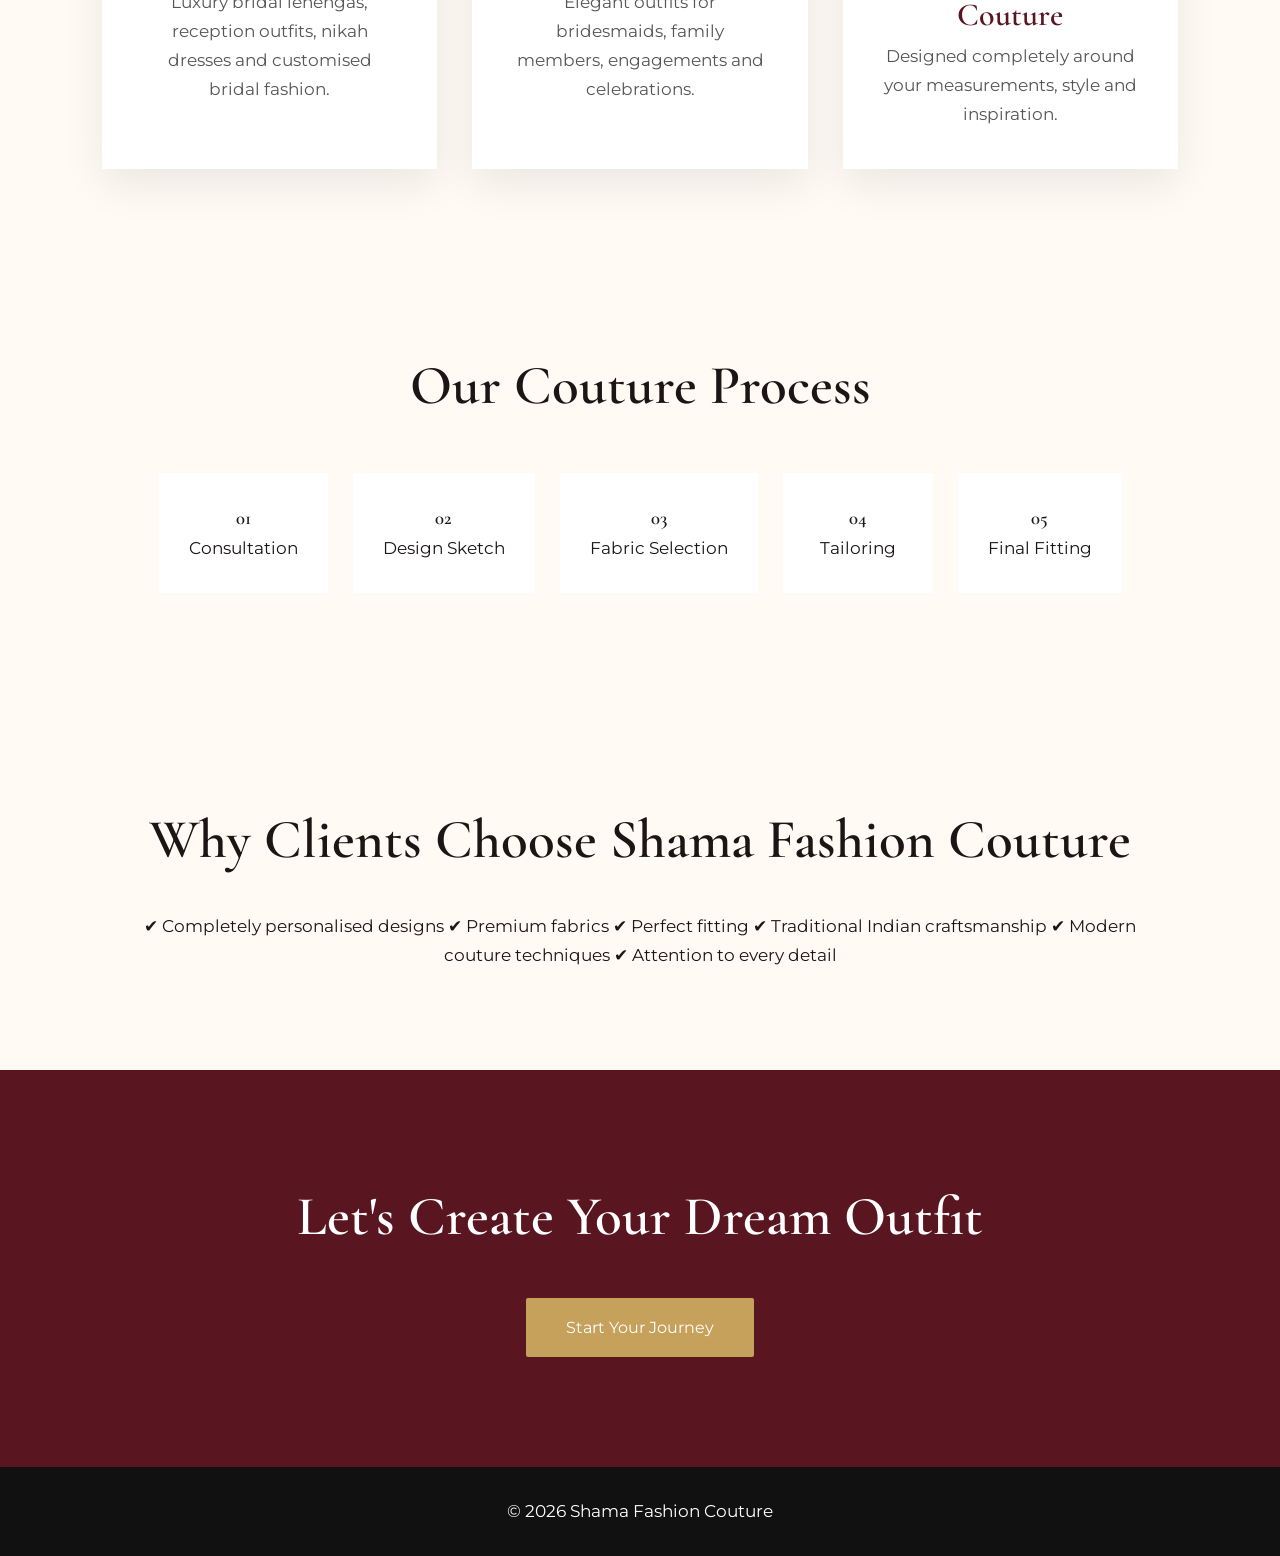
<file: couture.html>
<!DOCTYPE html>
<html lang="en">

<head>

<meta charset="UTF-8">
<meta name="viewport" content="width=device-width, initial-scale=1.0">

<title>Custom Couture | Shama Fashion Couture</title>

<link rel="stylesheet" href="css/style.css">

</head>

<body>

<header>

<div class="logo">
Shama Fashion Couture
</div>

<div class="menu-toggle">
☰
</div>

<nav>

<a href="index.html">Home</a>
<a href="about.html">About</a>
<a href="couture.html">Couture</a>
<a href="academy.html">Academy</a>
<a href="gallery.html">Gallery</a>
<a href="services.html">Services</a>
<a href="contact.html">Contact</a>

</nav>

</header>

<section class="hero" style="background-image:url('images/couture.jpg')">

<div class="hero-content">

<h1>
Your Dream Outfit, Made Only For You
</h1>

<p>

Luxury personalised Indian couture crafted with precision,
tradition and elegance.

</p>

<a href="contact.html" class="btn">
Book Your Consultation
</a>

</div>

</section>

<section class="intro">

<h2>
Every Design Begins With Your Story
</h2>

<p>

Every woman deserves an outfit that feels uniquely hers.

We begin by understanding your vision, your celebration,
your personality and your style.

Our designers transform your ideas into a timeless couture creation.

</p>

</section>

<section class="services">

<div class="card">

<img src="images/bridal.jpg">

<h3>Bridal Couture</h3>

<p>

Luxury bridal lehengas, reception outfits,
nikah dresses and customised bridal fashion.

</p>

</div>

<div class="card">

<img src="images/wedding.jpg">

<h3>Wedding Collection</h3>

<p>

Elegant outfits for bridesmaids,
family members,
engagements and celebrations.

</p>

</div>

<div class="card">

<img src="images/custom.jpg">

<h3>Personalised Couture</h3>

<p>

Designed completely around your measurements,
style and inspiration.

</p>

</div>

</section>

<section class="process">

<h2>
Our Couture Process
</h2>

<div class="steps">

<div>

<h3>01</h3>

<p>Consultation</p>

</div>

<div>

<h3>02</h3>

<p>Design Sketch</p>

</div>

<div>

<h3>03</h3>

<p>Fabric Selection</p>

</div>

<div>

<h3>04</h3>

<p>Tailoring</p>

</div>

<div>

<h3>05</h3>

<p>Final Fitting</p>

</div>

</div>

</section>

<section class="intro">

<h2>
Why Clients Choose Shama Fashion Couture
</h2>

<p>

✔ Completely personalised designs

✔ Premium fabrics

✔ Perfect fitting

✔ Traditional Indian craftsmanship

✔ Modern couture techniques

✔ Attention to every detail

</p>

</section>

<section class="cta">

<h2>
Let's Create Your Dream Outfit
</h2>

<a href="contact.html" class="btn">
Start Your Journey
</a>

</section>

<footer>

<p>
© 2026 Shama Fashion Couture
</p>

</footer>

<script src="js/script.js"></script>

</body>

</html>
</file>
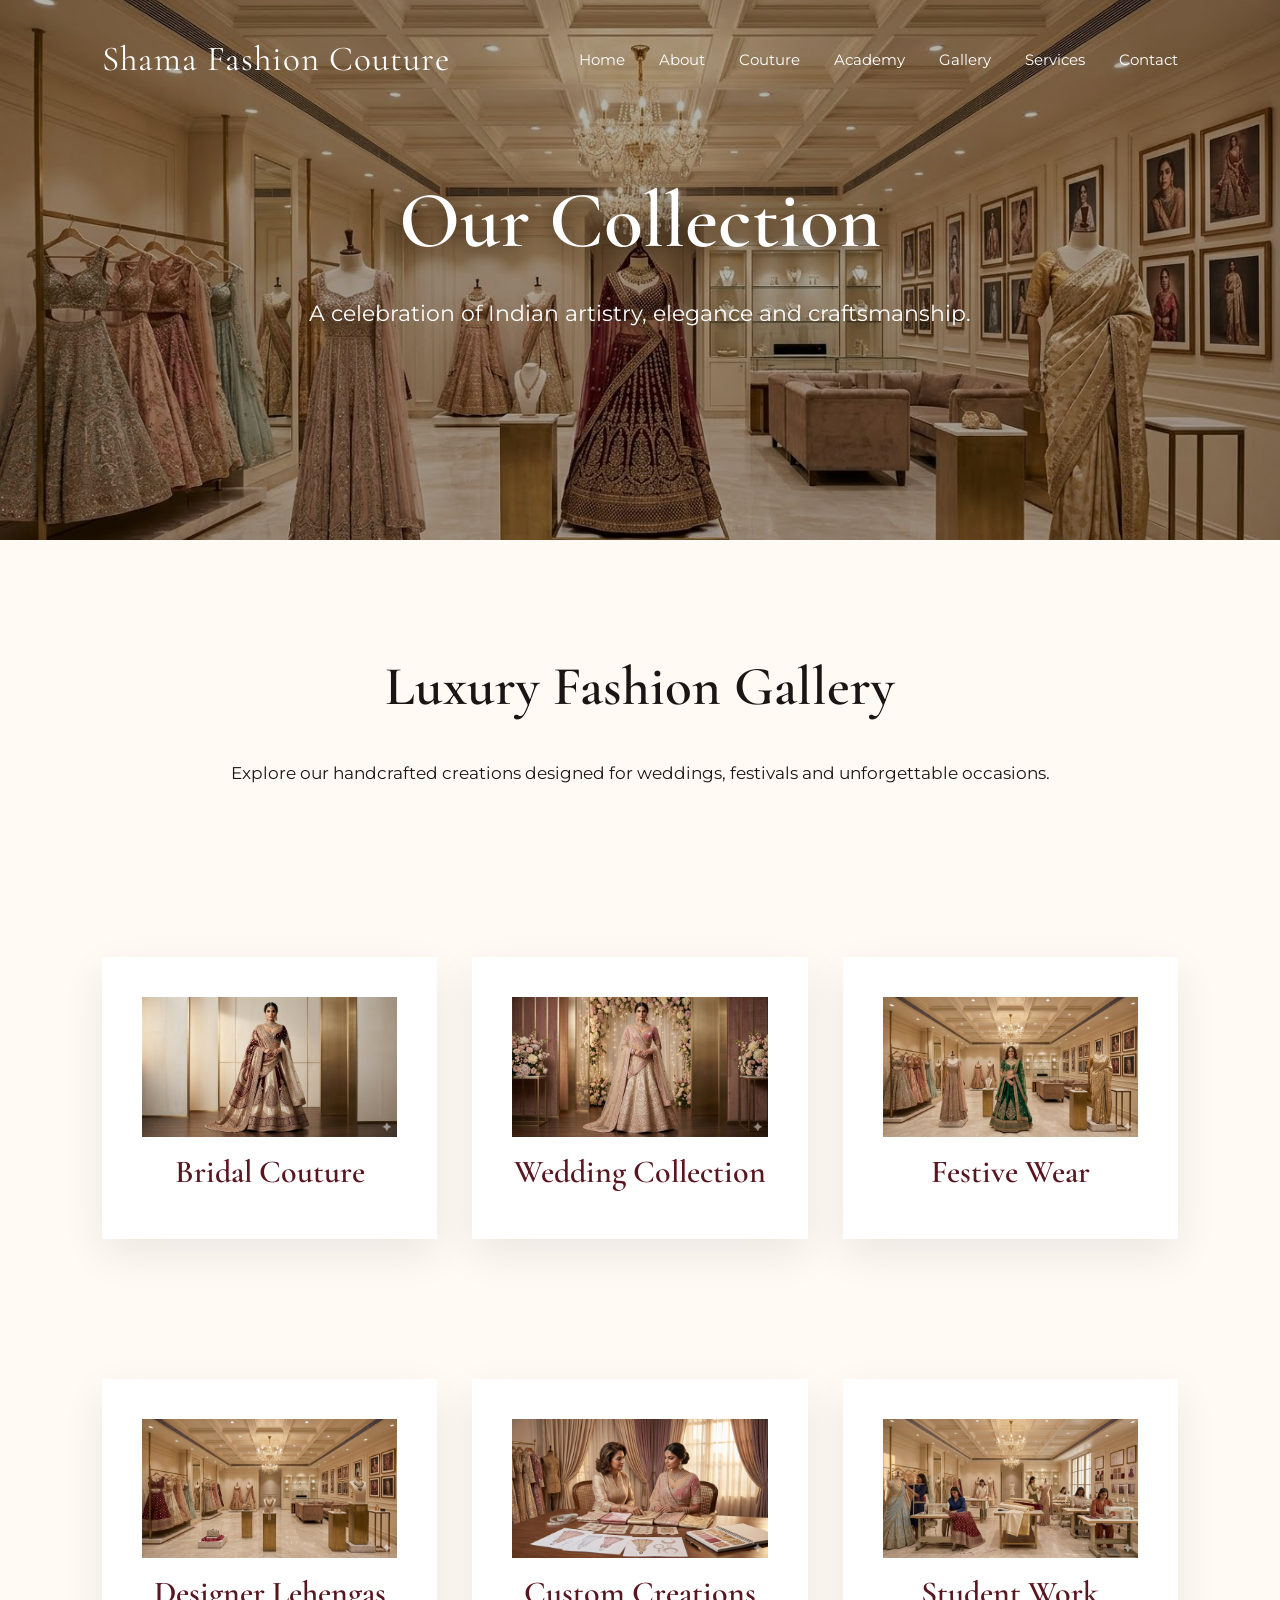
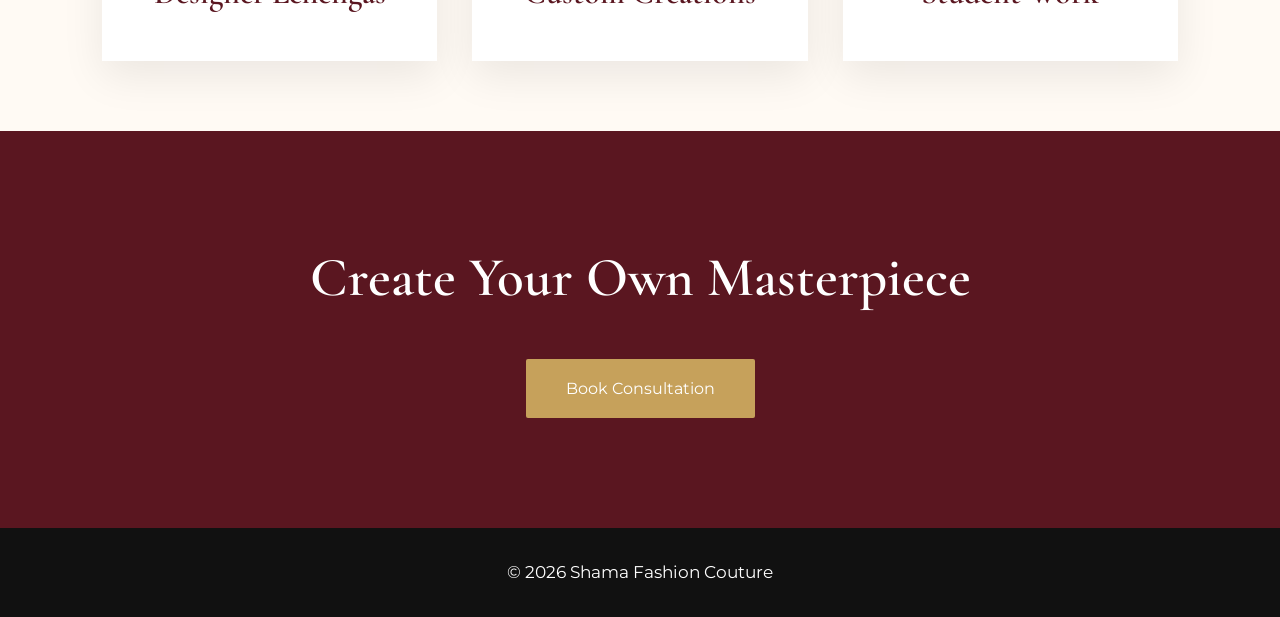
<file: gallery.html>
<!DOCTYPE html>
<html lang="en">

<head>

<meta charset="UTF-8">
<meta name="viewport" content="width=device-width, initial-scale=1.0">

<title>Gallery | Shama Fashion Couture</title>

<link rel="stylesheet" href="css/style.css">

</head>


<body>


<header>

<div class="logo">
Shama Fashion Couture
</div>


<nav>

<a href="index.html">Home</a>
<a href="about.html">About</a>
<a href="couture.html">Couture</a>
<a href="academy.html">Academy</a>
<a href="gallery.html">Gallery</a>
<a href="services.html">Services</a>
<a href="contact.html">Contact</a>

</nav>

</header>




<section class="hero"
style="height:60vh;background-image:url('images/gallery-banner.jpg')">


<div class="hero-content">

<h1>
Our Collection
</h1>

<p>
A celebration of Indian artistry, elegance and craftsmanship.
</p>

</div>

</section>





<section class="intro">

<h2>
Luxury Fashion Gallery
</h2>

<p>
Explore our handcrafted creations designed for weddings,
festivals and unforgettable occasions.
</p>

</section>





<section class="services">


<div class="card">

<img src="images/bridal.jpg"
style="width:100%">

<h3>
Bridal Couture
</h3>

</div>




<div class="card">

<img src="images/wedding.jpg"
style="width:100%">

<h3>
Wedding Collection
</h3>

</div>




<div class="card">

<img src="images/festive.jpg"
style="width:100%">

<h3>
Festive Wear
</h3>

</div>



</section>





<section class="services">


<div class="card">

<img src="images/lehengas.jpg"
style="width:100%">

<h3>
Designer Lehengas
</h3>

</div>




<div class="card">

<img src="images/custom.jpg"
style="width:100%">

<h3>
Custom Creations
</h3>

</div>




<div class="card">

<img src="images/students.jpg"
style="width:100%">

<h3>
Student Work
</h3>

</div>



</section>





<section class="cta">

<h2>
Create Your Own Masterpiece
</h2>

<a href="contact.html" class="btn">
Book Consultation
</a>

</section>




<footer>

<p>
© 2026 Shama Fashion Couture
</p>

</footer>



</body>
</html>
</file>
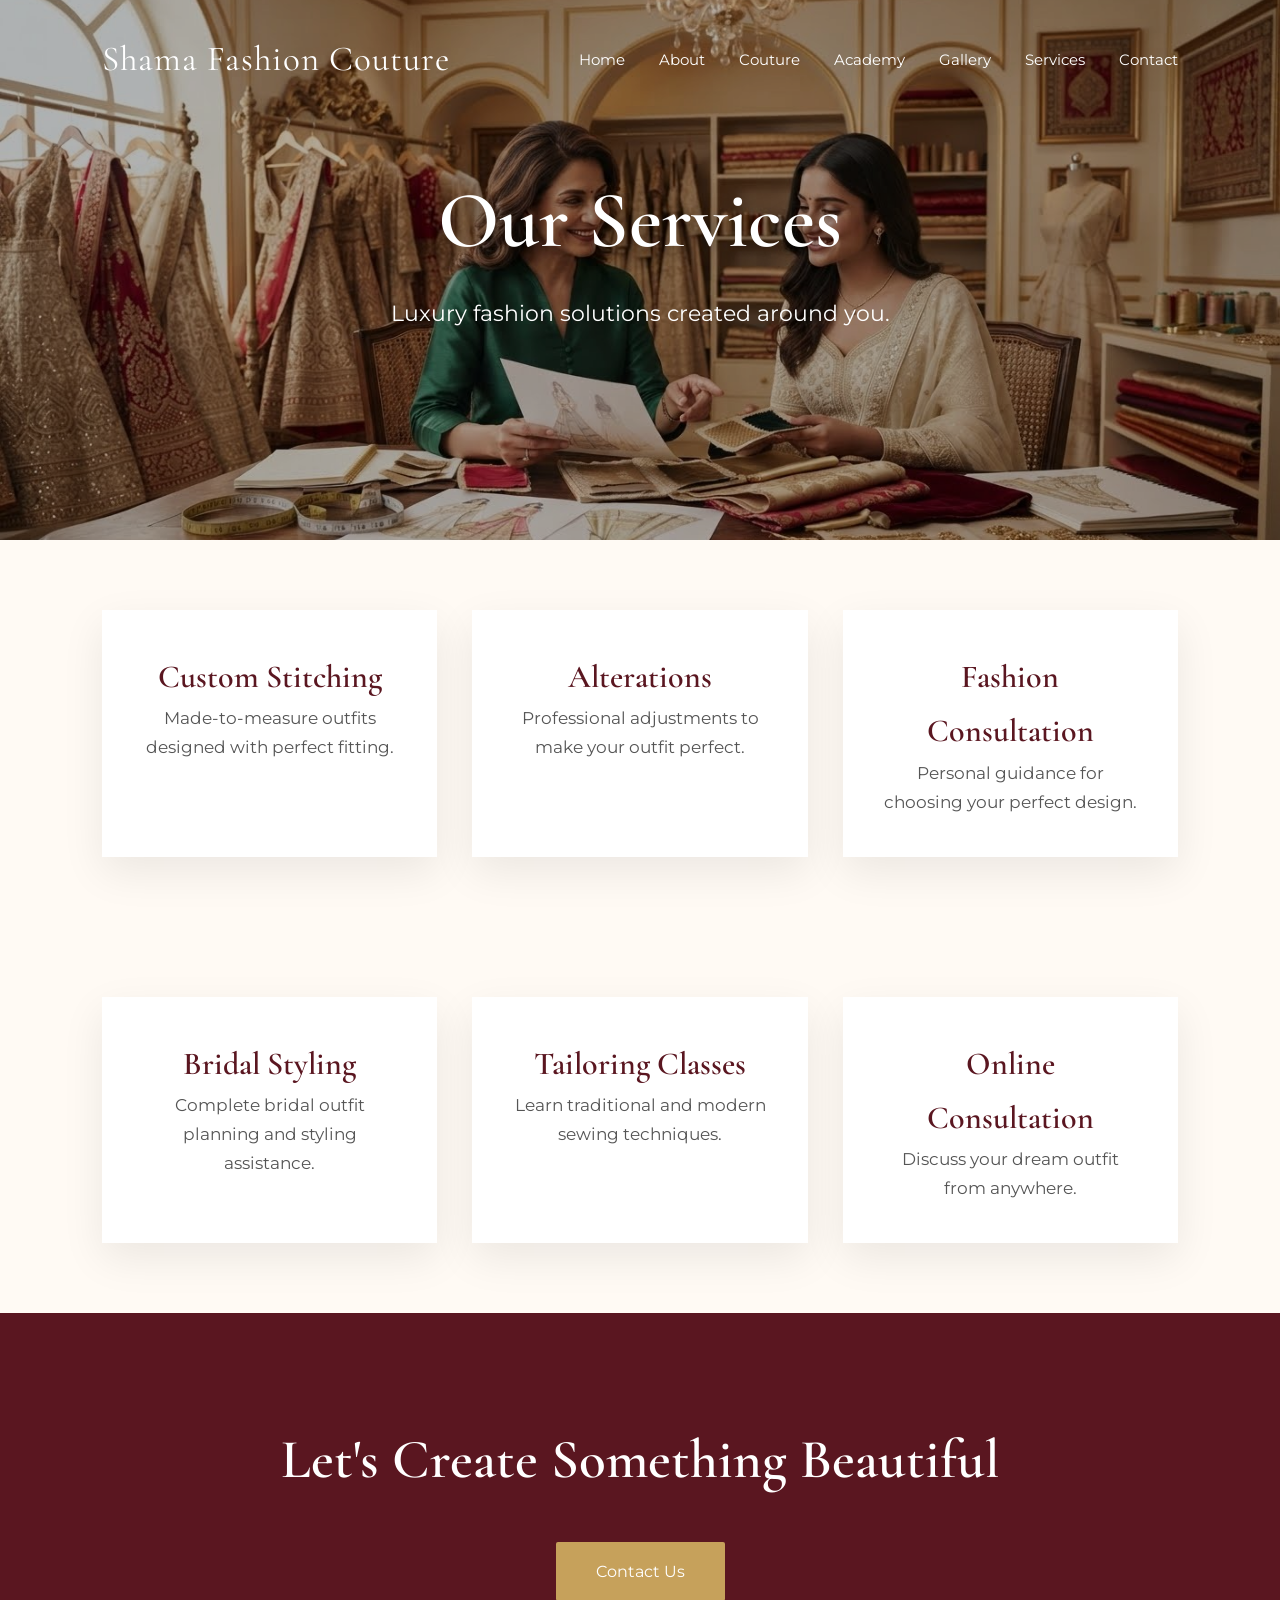
<file: services.html>
<!DOCTYPE html>
<html lang="en">

<head>

<meta charset="UTF-8">
<meta name="viewport" content="width=device-width, initial-scale=1.0">

<title>Services | Shama Fashion Couture</title>

<link rel="stylesheet" href="css/style.css">

</head>


<body>


<header>

<div class="logo">
Shama Fashion Couture
</div>


<nav>

<a href="index.html">Home</a>
<a href="about.html">About</a>
<a href="couture.html">Couture</a>
<a href="academy.html">Academy</a>
<a href="gallery.html">Gallery</a>
<a href="services.html">Services</a>
<a href="contact.html">Contact</a>

</nav>

</header>





<section class="hero"
style="height:60vh;background-image:url('images/services.jpg')">


<div class="hero-content">

<h1>
Our Services
</h1>

<p>
Luxury fashion solutions created around you.
</p>


</div>

</section>






<section class="services">


<div class="card">

<h3>
Custom Stitching
</h3>

<p>
Made-to-measure outfits designed with perfect fitting.
</p>

</div>



<div class="card">

<h3>
Alterations
</h3>

<p>
Professional adjustments to make your outfit perfect.
</p>

</div>



<div class="card">

<h3>
Fashion Consultation
</h3>

<p>
Personal guidance for choosing your perfect design.
</p>

</div>



</section>





<section class="services">


<div class="card">

<h3>
Bridal Styling
</h3>

<p>
Complete bridal outfit planning and styling assistance.
</p>

</div>



<div class="card">

<h3>
Tailoring Classes
</h3>

<p>
Learn traditional and modern sewing techniques.
</p>

</div>



<div class="card">

<h3>
Online Consultation
</h3>

<p>
Discuss your dream outfit from anywhere.
</p>

</div>



</section>





<section class="cta">

<h2>
Let's Create Something Beautiful
</h2>

<a href="contact.html" class="btn">
Contact Us
</a>


</section>




</body>
</html>
</file>
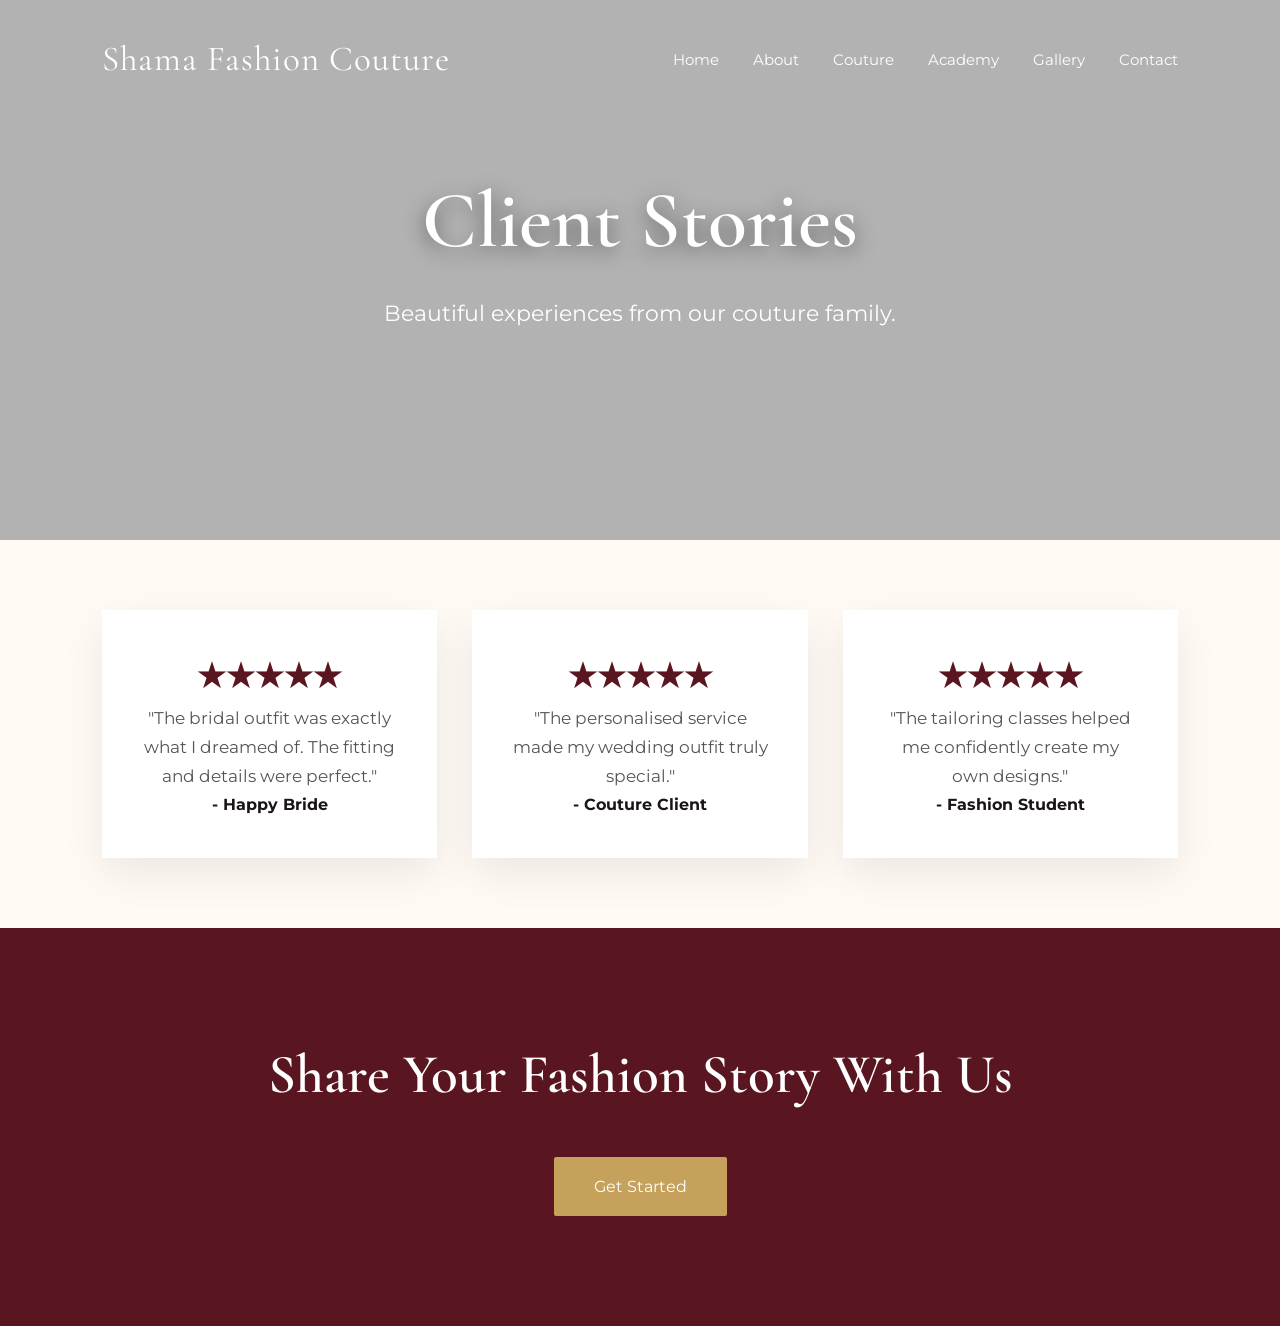
<file: testimonials.html>
<!DOCTYPE html>
<html lang="en">

<head>

<meta charset="UTF-8">
<meta name="viewport" content="width=device-width, initial-scale=1.0">

<title>Testimonials | Shama Fashion Couture</title>

<link rel="stylesheet" href="css/style.css">

</head>


<body>



<header>

<div class="logo">
Shama Fashion Couture
</div>


<nav>

<a href="index.html">Home</a>
<a href="about.html">About</a>
<a href="couture.html">Couture</a>
<a href="academy.html">Academy</a>
<a href="gallery.html">Gallery</a>
<a href="contact.html">Contact</a>

</nav>

</header>





<section class="hero"
style="height:60vh;background-image:url('images/testimonials.jpg')">


<div class="hero-content">

<h1>
Client Stories
</h1>

<p>
Beautiful experiences from our couture family.
</p>

</div>


</section>







<section class="services">


<div class="card">

<h3>
★★★★★
</h3>

<p>
"The bridal outfit was exactly what I dreamed of.
The fitting and details were perfect."
</p>

<strong>
- Happy Bride
</strong>

</div>





<div class="card">

<h3>
★★★★★
</h3>

<p>
"The personalised service made my wedding outfit truly special."
</p>

<strong>
- Couture Client
</strong>

</div>






<div class="card">

<h3>
★★★★★
</h3>

<p>
"The tailoring classes helped me confidently create my own designs."
</p>

<strong>
- Fashion Student
</strong>

</div>


</section>





<section class="cta">

<h2>
Share Your Fashion Story With Us
</h2>


<a href="contact.html" class="btn">
Get Started
</a>


</section>




</body>
</html>
</file>
<file: css/style.css>
@import url('https://fonts.googleapis.com/css2?family=Cormorant+Garamond:wght@400;500;600;700&family=Montserrat:wght@300;400;500;600&display=swap');


*{
    margin:0;
    padding:0;
    box-sizing:border-box;
}


:root{

    --gold:#c6a15b;
    --cream:#fffaf4;
    --maroon:#5a1620;
    --dark:#1c1515;
    --white:#ffffff;

}


body{

    font-family:'Montserrat',sans-serif;
    background:var(--cream);
    color:var(--dark);
    line-height:1.7;

}



h1,h2,h3{

    font-family:'Cormorant Garamond',serif;
    font-weight:600;

}



h2{

    font-size:55px;
    margin-bottom:25px;

}



p{

    font-size:17px;

}


/* HEADER */

header{

    position:absolute;
    width:100%;
    top:0;
    left:0;
    z-index:1000;

    display:flex;
    justify-content:space-between;
    align-items:center;

    padding:30px 8%;

    color:white;

}


.logo{

    font-family:'Cormorant Garamond',serif;
    font-size:35px;
    letter-spacing:1px;

}



nav a{

    color:white;
    text-decoration:none;
    margin-left:30px;
    font-size:15px;

    transition:.3s;

}



nav a:hover{

    color:var(--gold);

}


/* MOBILE MENU */

.menu-toggle{

    display:none;
    font-size:30px;
    cursor:pointer;

}



/* HERO */


.hero{

    height:100vh;

    background-size:cover;
    background-position:center 25%;

    display:flex;
    align-items:center;
    justify-content:center;

    text-align:center;

    color:white;

    position:relative;

}


.hero:before{

    content:"";

    position:absolute;
    inset:0;

    background:rgba(0,0,0,.30);

}



.hero-content{

    position:relative;
    max-width:1000px;
    padding:20px;

}



.hero h1{

    font-size:80px;
    line-height:1.1;

}



.hero p{

    font-size:22px;
    margin:30px auto;

}



/* BUTTONS */


.btn{

    display:inline-block;

    padding:16px 40px;

    background:var(--gold);

    color:white;

    text-decoration:none;

    border-radius:2px;

    margin:10px;

    transition:.4s;

}



.btn:hover{

    background:white;
    color:var(--maroon);

}



.secondary{

    background:transparent;
    border:1px solid white;

}



/* SECTIONS */


.intro{

    padding:100px 10%;

    text-align:center;

}



.services{

    display:flex;

    gap:35px;

    padding:70px 8%;

}



.card{

    background:white;

    padding:40px;

    flex:1;

    text-align:center;

    box-shadow:0 15px 40px rgba(0,0,0,.08);

    transition:.5s;

}



.card:hover{

    transform:translateY(-12px);

}



.card img{

    width:100%;

}




/* PROCESS */


.process{

    padding:100px 8%;

    text-align:center;

}



.steps{

    display:flex;

    justify-content:center;

    gap:25px;

    margin-top:40px;

}



.steps div{

    background:white;

    padding:30px;

    min-width:150px;

}




/* CTA */


.cta{

    background:var(--maroon);

    color:white;

    padding:100px 10%;

    text-align:center;

}



/* CONTACT FORM */


.contact-form{

    padding:60px 10%;

}



form{

    max-width:700px;

    margin:auto;

}



input,
textarea,
select{

    width:100%;

    padding:15px;

    margin:12px 0;

    border:1px solid #ddd;

    font-family:'Montserrat';

}


textarea{

    height:150px;

}



/* FOOTER */


footer{

    background:#111;

    color:white;

    text-align:center;

    padding:30px;

}



/* WHATSAPP */


.whatsapp{

    position:fixed;

    bottom:25px;

    right:25px;

    background:#25D366;

    color:white;

    padding:15px 25px;

    border-radius:50px;

    text-decoration:none;

    z-index:2000;

}



/* ANIMATION */


.hero-content,
.card,
.intro,
.cta{

    animation:fadeUp 1s ease;

}



@keyframes fadeUp{

from{

opacity:0;

transform:translateY(40px);

}

to{

opacity:1;

transform:translateY(0);

}

}





/* MOBILE */


@media(max-width:768px){


header{

padding:25px;

}



.logo{

font-size:28px;

}



.menu-toggle{

display:block;

}



nav{

display:none;

flex-direction:column;

background:#5a1620;

position:absolute;

top:80px;

right:20px;

padding:20px;

}



nav.active{

display:flex;

}



nav a{

margin:15px;

}



.hero h1{

font-size:45px;

}



.hero p{

font-size:18px;

}



.services,
.steps{

flex-direction:column;

}



h2{

font-size:40px;

}


}

/* Luxury image styling */

.intro img{

box-shadow:0 25px 60px rgba(0,0,0,.2);

}


.hero-content h1{

text-shadow:0 5px 20px rgba(0,0,0,.5);

}


.card h3{

font-size:32px;

color:#5a1620;

}


.card p{

color:#555;

}

.hero{
    background-attachment:scroll;
}


.card img,
.intro img{

    object-fit:cover;

    transition:.5s;

}


.card:hover img{

    transform:scale(1.04);

}

/* =========================
NEW CONTACT PAGE DESIGN
========================= */


.contact-container{

    display:flex;

    gap:50px;

    padding:80px 8%;

    align-items:flex-start;

}



.contact-form-box,
.contact-details-box{

    background:white;

    padding:50px;

    flex:1;

    box-shadow:0 20px 50px rgba(0,0,0,.08);

}



.contact-form-box h2,
.contact-details-box h2{

    color:var(--maroon);

    font-size:45px;

}



.contact-form-box h2:after,
.contact-details-box h2:after{

    content:"";

    display:block;

    width:70px;

    height:2px;

    background:var(--gold);

    margin-top:15px;

}




/* FORM IMPROVEMENT */


.contact-form-box input,
.contact-form-box textarea,
.contact-form-box select{


    border:none;

    border-bottom:1px solid #ddd;

    background:#fffaf4;

    padding:18px;

    outline:none;

}



.contact-form-box input:focus,
.contact-form-box textarea:focus,
.contact-form-box select:focus{

    border-bottom:2px solid var(--gold);

}






/* CONTACT CARDS */


.contact-card{

    background:var(--cream);

    padding:25px;

    margin:25px 0;

    border-left:4px solid var(--gold);

}



.contact-card h3{

    color:var(--maroon);

    font-size:30px;

}



.contact-card p{

    color:#555;

}






/* MAKE BUTTON MORE PREMIUM */


.contact-form-box .btn{

    border:none;

    cursor:pointer;

    font-family:'Montserrat';

    font-size:16px;

}





/* CONTACT PAGE MOBILE */


@media(max-width:768px){


.contact-container{

    flex-direction:column;

    padding:40px 5%;

}



.contact-form-box,
.contact-details-box{

    padding:30px;

    width:100%;

}



.contact-form-box h2,
.contact-details-box h2{

    font-size:35px;

}


}
</file>
